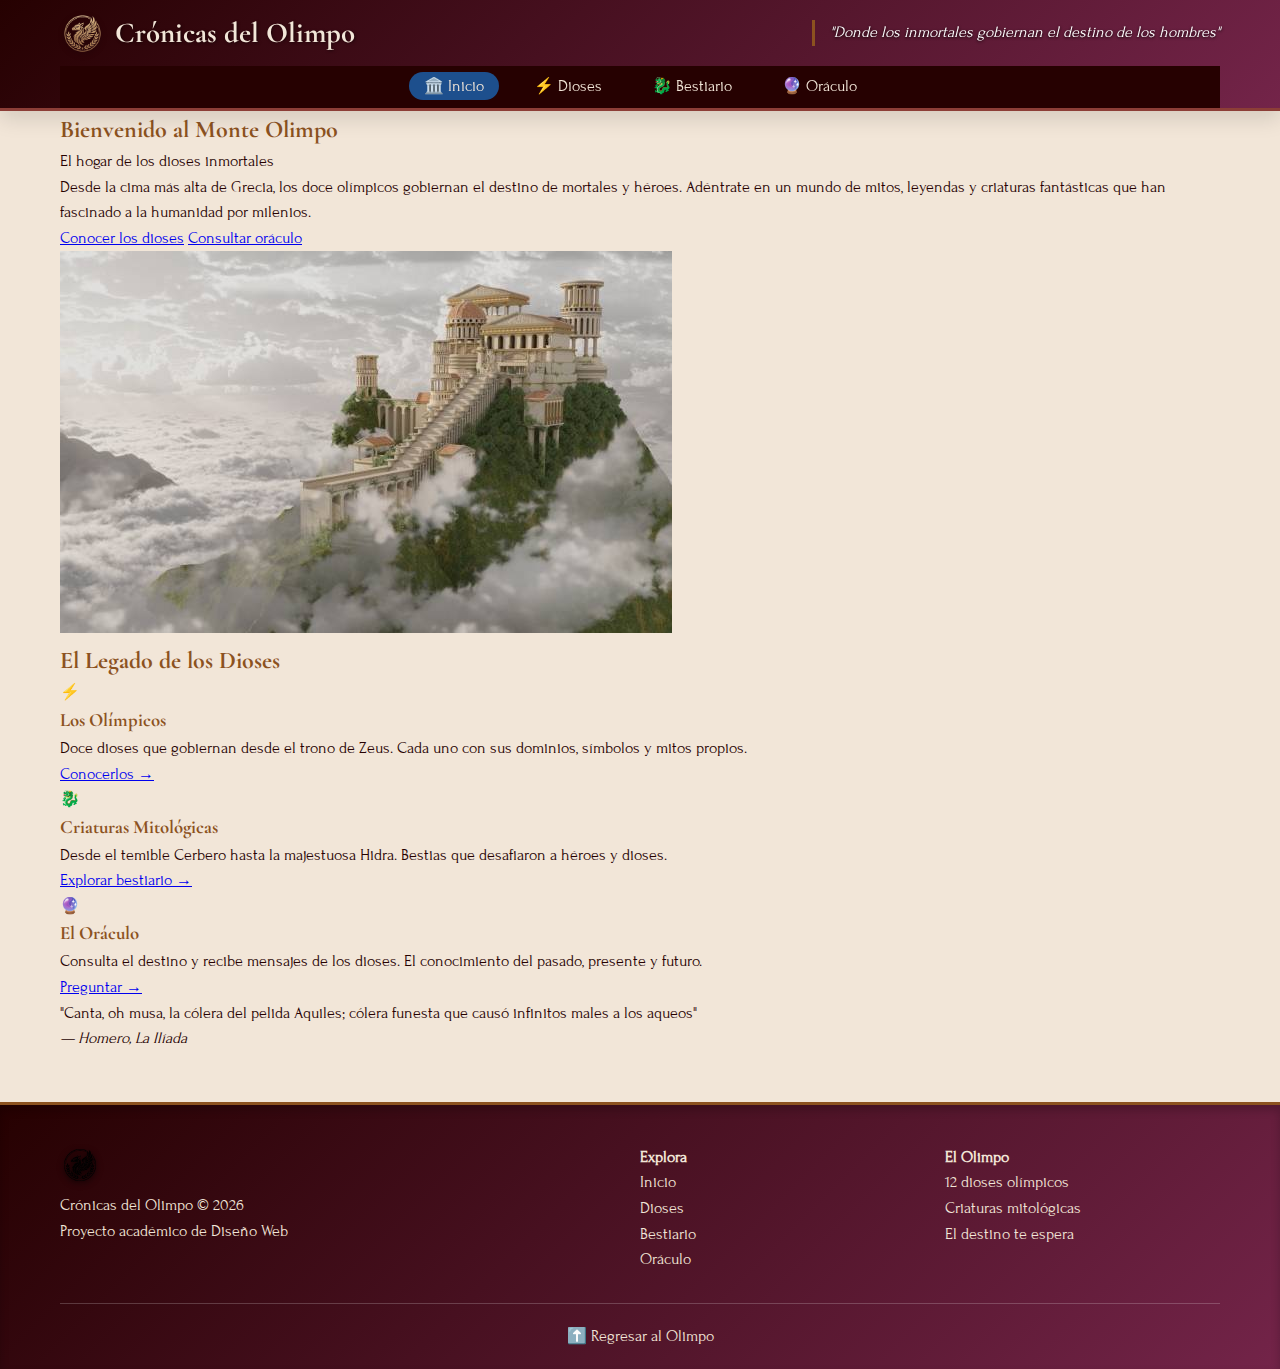
<file: index.html>
<!DOCTYPE html>
<html lang="es">
<head>
    <meta charset="UTF-8">
    <meta name="viewport" content="width=device-width, initial-scale=1.0">
    <title>Crónicas del Olimpo</title>
    
    <!-- Fuentes -->
    <link rel="preconnect" href="https://fonts.googleapis.com">
    <link rel="preconnect" href="https://fonts.gstatic.com" crossorigin>
    <link href="https://fonts.googleapis.com/css2?family=Cormorant+Garamond:wght@300;400;600;700&family=Montserrat:wght@300;400;500;600&display=swap" rel="stylesheet">
    
    <!-- estilos -->
    <link rel="stylesheet" href="styles/style.css">
</head>
<body>
    <!-- Header con logo -->
    <header class="header-principal">
        <div class="container">
            <div class="header-content"> 
                <div class="logo-container"> 
                    <img src="images/logo dorado sin fondo.png" alt="Crónicas del Olimpo" class="logo">
                    <h1 class="site-title">Crónicas del Olimpo</h1>
                </div>
                <p class="epigrafe">"Donde los inmortales gobiernan el destino de los hombres"</p> 
            </div>
        
            <nav class="nav-principal"> 
                <ul class="nav-menu">
                    <li><a href="index.html" class="nav-link active">🏛️ Inicio</a></li>
                    <li><a href="dioses.html" class="nav-link">⚡ Dioses</a></li>
                    <li><a href="bestiario.html" class="nav-link">🐉 Bestiario</a></li>
                    <li><a href="oraculo.html" class="nav-link">🔮 Oráculo</a></li>
                </ul>
            </nav>
        </div>
    </header>


    <main>
        <!-- main -->
        <section class="hero">
            <div class="container">
                <div class="hero-grid">
                    <div class="hero-texto">
                        <h2>Bienvenido al Monte Olimpo</h2>
                        <p class="hero-subtitulo">El hogar de los dioses inmortales</p>
                        <p>Desde la cima más alta de Grecia, los doce olímpicos gobiernan el destino de mortales y héroes. Adéntrate en un mundo de mitos, leyendas y criaturas fantásticas que han fascinado a la humanidad por milenios.</p>
                        <div class="hero-botones">
                            <a href="dioses.html" class="btn btn-primario">Conocer los dioses</a>
                            <a href="oraculo.html" class="btn btn-secundario">Consultar oráculo</a>
                        </div>
                    </div>
                    <div class="hero-imagen">
                        <img src="images/olimpoo.jpg" alt="olimpoo">
                    </div>
                </div>
            </div>
        </section>

        <!-- caracteristicas -->
        <section class="caracteristicas">
            <div class="container">
                <h2 class="seccion-titulo">El Legado de los Dioses</h2>
                <div class="caracteristicas-grid">
                    <article class="card-caracteristica">
                        <div class="caracteristica-icono">⚡</div>
                        <h3>Los Olímpicos</h3>
                        <p>Doce dioses que gobiernan desde el trono de Zeus. Cada uno con sus dominios, símbolos y mitos propios.</p>
                        <a href="dioses.html" class="card-link">Conocerlos →</a>
                    </article>
                    
                    <article class="card-caracteristica">
                        <div class="caracteristica-icono">🐉</div>
                        <h3>Criaturas Mitológicas</h3>
                        <p>Desde el temible Cerbero hasta la majestuosa Hidra. Bestias que desafiaron a héroes y dioses.</p>
                        <a href="bestiario.html" class="card-link">Explorar bestiario →</a>
                    </article>
                    
                    <article class="card-caracteristica">
                        <div class="caracteristica-icono">🔮</div>
                        <h3>El Oráculo</h3>
                        <p>Consulta el destino y recibe mensajes de los dioses. El conocimiento del pasado, presente y futuro.</p>
                        <a href="oraculo.html" class="card-link">Preguntar →</a>
                    </article>
                </div>
            </div>
        </section>

        <!-- cita -->
        <section class="cita-epica">
            <div class="container">
                <blockquote>
                    "Canta, oh musa, la cólera del pelida Aquiles; cólera funesta que causó infinitos males a los aqueos"
                </blockquote>
                <cite>— Homero, La Ilíada</cite>
            </div>
        </section>
    </main>

    <!-- footer -->
    <footer class="footer-principal">
        <div class="container">
            <div class="footer-grid">
                <div class="footer-info">
                    <img src="images/logo negro sin fondo.png" alt="Crónicas del Olimpo" class="footer-logo">
                    <p>Crónicas del Olimpo © 2026</p>
                    <p>Proyecto académico de Diseño Web</p>
                </div>
                <div class="footer-links">
                    <h4>Explora</h4>
                    <ul>
                        <li><a href="index.html">Inicio</a></li>
                        <li><a href="dioses.html">Dioses</a></li>
                        <li><a href="bestiario.html">Bestiario</a></li>
                        <li><a href="oraculo.html">Oráculo</a></li>
                    </ul>
                </div>
                <div class="footer-creditos">
                    <h4>El Olimpo</h4>
                    <p>12 dioses olímpicos</p>
                    <p>Criaturas mitológicas</p>
                    <p>El destino te espera</p>
                </div>
            </div>
            <div class="footer-bottom">
                <p><a href="#top">⬆️ Regresar al Olimpo</a></p>
            </div>
        </div>
    </footer>

    <script src="js/js.js"></script>
</body>
</html>
</file>
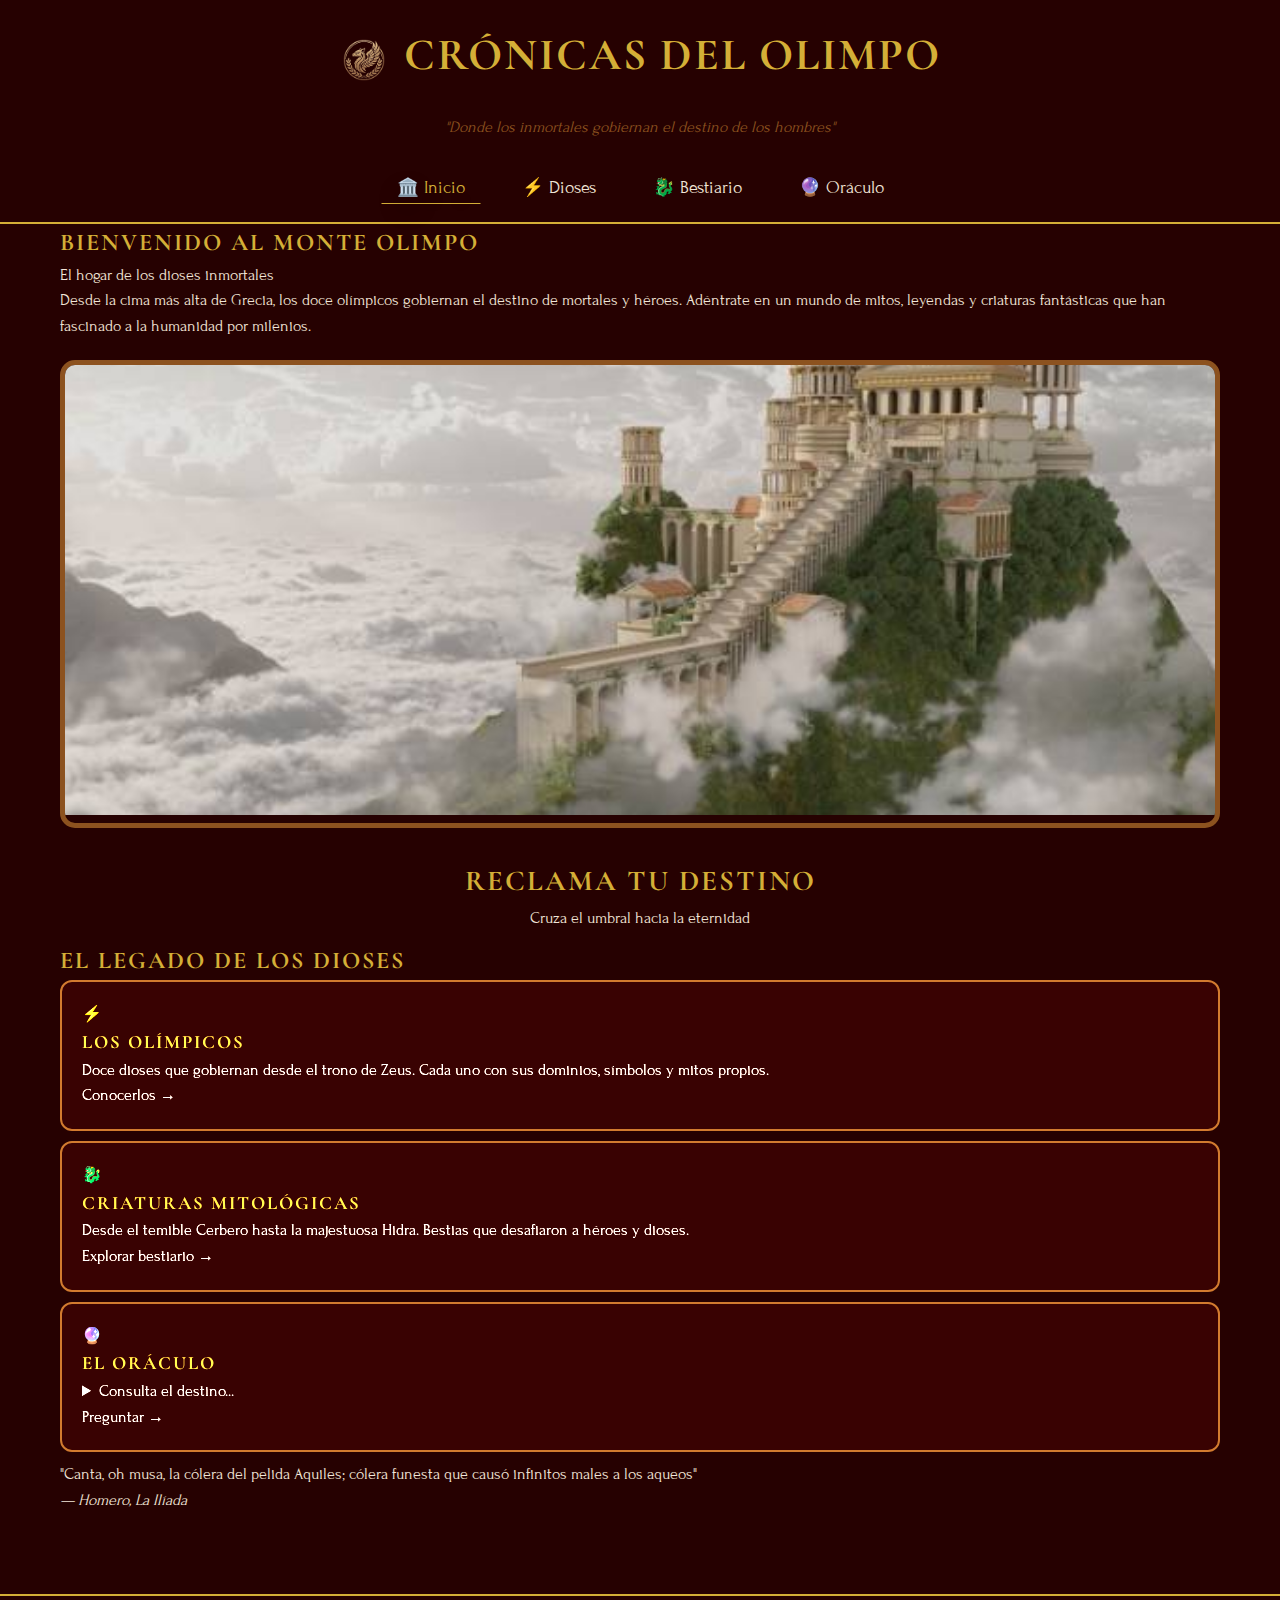
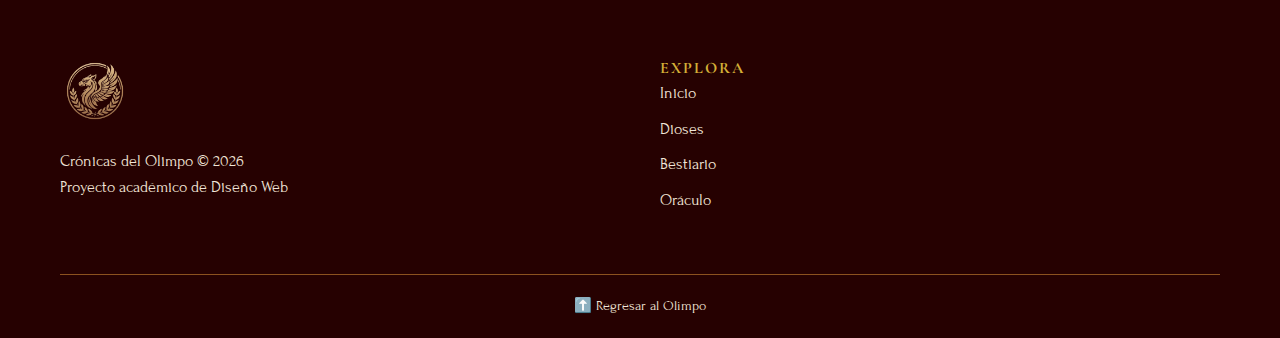
<file: html/index.html>
<!DOCTYPE html>
<html lang="es">
<head>
    <meta charset="UTF-8">
    <meta name="viewport" content="width=device-width, initial-scale=1.0">
    <title>Crónicas del Olimpo</title>
    
    <link rel="preconnect" href="https://fonts.googleapis.com">
    <link rel="preconnect" href="https://fonts.gstatic.com" crossorigin>
    <link href="https://fonts.googleapis.com/css2?family=Cormorant+Garamond:wght@300;400;600;700&family=Montserrat:wght@300;400;500;600&display=swap" rel="stylesheet">
    
    <link rel="stylesheet" href="../css/index.css">
    <link rel="stylesheet" href="../css/components.css">
</head>

<body>
    <header class="header-principal">
        <div class="container">
            <div class="header-content"> 
                <div class="logo-container"> 
                    <img src="../images/logo dorado sin fondo.png" alt="Crónicas del Olimpo" class="logo">
                    <h1 class="site-title">Crónicas del Olimpo</h1>
                </div>
                <p class="epigrafe">"Donde los inmortales gobiernan el destino de los hombres"</p> 
            </div>
        
            <nav class="nav-principal"> 
                <input type="checkbox" id="menu-check" class="menu-check" style="display:none;">
                
                <label for="menu-check" class="menu-icono">
                    <svg xmlns="http://www.w3.org/2000/svg" width="35" height="35" fill="#d4af37" viewBox="0 0 16 16">
                        <path fill-rule="evenodd" d="M2.5 12a.5.5 0 0 1 .5-.5h10a.5.5 0 0 1 0 1H3a.5.5 0 0 1-.5-.5zm0-4a.5.5 0 0 1 .5-.5h10a.5.5 0 0 1 0 1H3a.5.5 0 0 1-.5-.5zm0-4a.5.5 0 0 1 .5-.5h10a.5.5 0 0 1 0 1H3a.5.5 0 0 1-.5-.5z"/>
                    </svg>
                </label>

                <ul class="nav-menu">
                    <li><a href="index.html" class="nav-link active">🏛️ Inicio</a></li>
                    <li><a href="dioses.html" class="nav-link">⚡ Dioses</a></li>
                    <li><a href="bestiario.html" class="nav-link">🐉 Bestiario</a></li>
                    <li><a href="oraculo.html" class="nav-link">🔮 Oráculo</a></li>
                </ul>
            </nav>
        </div>
    </header>

    <main>
        <section class="hero">
            <div class="container">
                <div class="hero-grid">
                    <div class="hero-texto">
                        <h2>Bienvenido al Monte Olimpo</h2>
                        <p class="hero-subtitulo">El hogar de los dioses inmortales</p>
                        <p>Desde la cima más alta de Grecia, los doce olímpicos gobiernan el destino de mortales y héroes. Adéntrate en un mundo de mitos, leyendas y criaturas fantásticas que han fascinado a la humanidad por milenios.</p>
                    </div>
                    
                    <div class="hero-carrusel">
                        <div class="carrousel-container">
                            <ul>
                                <li><img src="../images/olimpoo.jpg" alt="Monte Olimpo"></li>
                                <li><img src="../images/olimpicos.webp" alt="Olimpicos"></li>
                                <li><img src="../images/atenas antigua.webp" alt="Atenas"></li>
                                <li><img src="../images/atenas.webp" alt="Partenon"></li>
                            </ul>
                        </div>
                    </div>
                </div>
            </div>
        </section>

        <section class="divisor">
            <div class="divisor-content">
                <h3>RECLAMA TU DESTINO</h3>
                <p>Cruza el umbral hacia la eternidad</p>
            </div>
        </section>

        <section class="caracteristicas">
            <div class="container">
                <h2 class="seccion-titulo">El Legado de los Dioses</h2>
                <div class="caracteristicas-grid">
                    <article class="card-caracteristica">
                        <div class="caracteristica-icono">⚡</div>
                        <h3>Los Olímpicos</h3>
                        <p>Doce dioses que gobiernan desde el trono de Zeus. Cada uno con sus dominios, símbolos y mitos propios.</p>
                        <a href="dioses.html" class="card-link">Conocerlos →</a>
                    </article>
                    
                    <article class="card-caracteristica">
                        <div class="caracteristica-icono">🐉</div>
                        <h3>Criaturas Mitológicas</h3>
                        <p>Desde el temible Cerbero hasta la majestuosa Hidra. Bestias que desafiaron a héroes y dioses.</p>
                        <a href="bestiario.html" class="card-link">Explorar bestiario →</a>
                    </article>
                    
                    <article class="card-caracteristica">
                        <div class="caracteristica-icono">🔮</div>
                        <h3>El Oráculo</h3>
                        <details class="acordeon-oraculo">
                            <summary>Consulta el destino...</summary>
                            <p>El conocimiento del pasado, presente y futuro te espera en el templo de Delfos.</p>
                        </details>
                        <a href="oraculo.html" class="card-link">Preguntar →</a>
                    </article>
                </div>
            </div>
        </section>

        <section class="cita-epica">
            <div class="container">
                <div class="parallax-bg-static"></div>
                <blockquote>
                    "Canta, oh musa, la cólera del pelida Aquiles; cólera funesta que causó infinitos males a los aqueos"
                </blockquote>
                <cite>— Homero, La Ilíada</cite>
            </div>
        </section>
    </main>

    <footer class="footer-principal">
        <div class="container">
            <div class="footer-grid">
                <div class="footer-info">
                    <img src="../images/logo dorado sin fondo.png" alt="Crónicas del Olimpo" class="footer-logo">
                    <p>Crónicas del Olimpo © 2026</p>
                    <p>Proyecto académico de Diseño Web</p>
                </div>
                <div class="footer-links">
                    <h4>Explora</h4>
                    <ul>
                        <li><a href="index.html">Inicio</a></li>
                        <li><a href="dioses.html">Dioses</a></li>
                        <li><a href="bestiario.html">Bestiario</a></li>
                        <li><a href="oraculo.html">Oráculo</a></li>
                    </ul>
                </div>
            </div>
            <div class="footer-bottom">
                <p><a href="#top">⬆️ Regresar al Olimpo</a></p>
            </div>
        </div>
    </footer>

    </body>
</html>
</file>
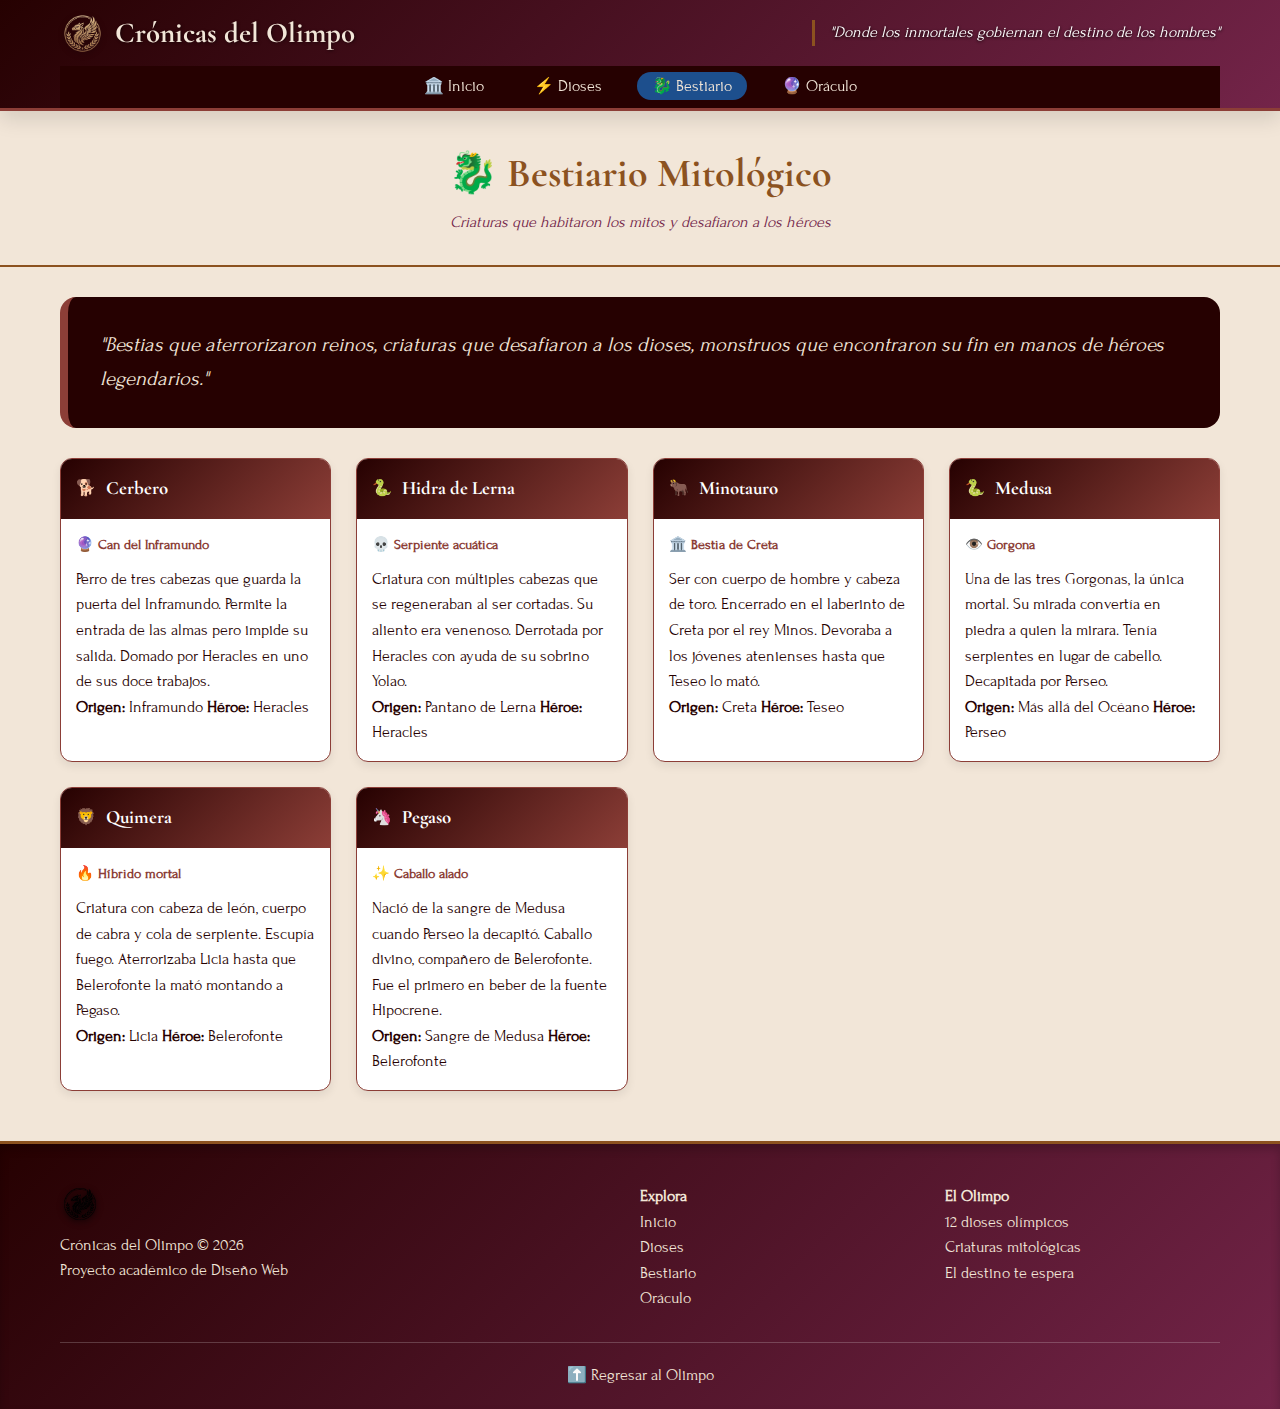
<file: bestiario.html>
<!DOCTYPE html>
<html lang="es">
<head>
    <meta charset="UTF-8">
    <meta name="viewport" content="width=device-width, initial-scale=1.0">
    <title>Bestiario · Crónicas del Olimpo</title>
    
    <!-- Fuentes -->
    <link rel="preconnect" href="https://fonts.googleapis.com">
    <link rel="preconnect" href="https://fonts.gstatic.com" crossorigin>
    <link href="https://fonts.googleapis.com/css2?family=Cormorant+Garamond:wght@300;400;600;700&family=Montserrat:wght@300;400;500;600&display=swap" rel="stylesheet">
    
    <!-- CSS -->
    <link rel="stylesheet" href="styles/style.css">
</head>
<body>
    <!--header-->
    <header class="header-principal">
        <div class="container">
            <div class="header-content"> 
                <div class="logo-container"> 
                    <img src="images/logo dorado sin fondo.png" alt="Crónicas del Olimpo" class="logo">
                    <h1 class="site-title">Crónicas del Olimpo</h1>
                </div>
                <p class="epigrafe">"Donde los inmortales gobiernan el destino de los hombres"</p>  
            </div>
        
            <nav class="nav-principal"> 
                <ul class="nav-menu">
                    <li><a href="index.html" class="nav-link">🏛️ Inicio</a></li>
                    <li><a href="dioses.html" class="nav-link">⚡ Dioses</a></li>
                    <li><a href="bestiario.html" class="nav-link active">🐉 Bestiario</a></li>
                    <li><a href="oraculo.html" class="nav-link">🔮 Oráculo</a></li>
                </ul>
            </nav>
        </div>
    </header>
    <main>
        <!-- titulo -->
        <section class="pagina-titulo">
            <div class="container">
                <h2>🐉 Bestiario Mitológico</h2>
                <p>Criaturas que habitaron los mitos y desafiaron a los héroes</p>
            </div>
        </section>

        <!-- intro -->
        <section class="bestiario-intro">
            <div class="container">
                <div class="intro-contenido" style="background-color: var(--alquitran); color: var(--marfil); padding: 2rem; border-radius: 16px; border-left: 8px solid var(--ladrillo);">
                    <p style="font-size: 1.3rem; font-style: italic;">"Bestias que aterrorizaron reinos, criaturas que desafiaron a los dioses, monstruos que encontraron su fin en manos de héroes legendarios."</p>
                </div>
            </div>
        </section>

        <!-- GRID DE CRIATURAS -->
        <section class="bestiario-grid-section">
            <div class="container">
                <div class="bestiario-grid">
                    <!-- CERBERO -->
                    <article class="card-criatura">
                        <div class="criatura-header">
                            <span class="criatura-icono">🐕</span>
                            <h3>Cerbero</h3>
                        </div>
                        <div class="criatura-body">
                            <p class="criatura-clasificacion">🔮 Can del Inframundo</p>
                            <p>Perro de tres cabezas que guarda la puerta del Inframundo. Permite la entrada de las almas pero impide su salida. Domado por Heracles en uno de sus doce trabajos.</p>
                            <div class="criatura-stats">
                                <span><strong>Origen:</strong> Inframundo</span>
                                <span><strong>Héroe:</strong> Heracles</span>
                            </div>
                        </div>
                    </article>

                    <!-- HIDRA -->
                    <article class="card-criatura">
                        <div class="criatura-header">
                            <span class="criatura-icono">🐍</span>
                            <h3>Hidra de Lerna</h3>
                        </div>
                        <div class="criatura-body">
                            <p class="criatura-clasificacion">💀 Serpiente acuática</p>
                            <p>Criatura con múltiples cabezas que se regeneraban al ser cortadas. Su aliento era venenoso. Derrotada por Heracles con ayuda de su sobrino Yolao.</p>
                            <div class="criatura-stats">
                                <span><strong>Origen:</strong> Pantano de Lerna</span>
                                <span><strong>Héroe:</strong> Heracles</span>
                            </div>
                        </div>
                    </article>

                    <!-- MINOTAURO -->
                    <article class="card-criatura">
                        <div class="criatura-header">
                            <span class="criatura-icono">🐂</span>
                            <h3>Minotauro</h3>
                        </div>
                        <div class="criatura-body">
                            <p class="criatura-clasificacion">🏛️ Bestia de Creta</p>
                            <p>Ser con cuerpo de hombre y cabeza de toro. Encerrado en el laberinto de Creta por el rey Minos. Devoraba a los jóvenes atenienses hasta que Teseo lo mató.</p>
                            <div class="criatura-stats">
                                <span><strong>Origen:</strong> Creta</span>
                                <span><strong>Héroe:</strong> Teseo</span>
                            </div>
                        </div>
                    </article>

                    <!-- MEDUSA -->
                    <article class="card-criatura">
                        <div class="criatura-header">
                            <span class="criatura-icono">🐍</span>
                            <h3>Medusa</h3>
                        </div>
                        <div class="criatura-body">
                            <p class="criatura-clasificacion">👁️ Gorgona</p>
                            <p>Una de las tres Gorgonas, la única mortal. Su mirada convertía en piedra a quien la mirara. Tenía serpientes en lugar de cabello. Decapitada por Perseo.</p>
                            <div class="criatura-stats">
                                <span><strong>Origen:</strong> Más allá del Océano</span>
                                <span><strong>Héroe:</strong> Perseo</span>
                            </div>
                        </div>
                    </article>

                    <!-- QUIMERA -->
                    <article class="card-criatura">
                        <div class="criatura-header">
                            <span class="criatura-icono">🦁</span>
                            <h3>Quimera</h3>
                        </div>
                        <div class="criatura-body">
                            <p class="criatura-clasificacion">🔥 Híbrido mortal</p>
                            <p>Criatura con cabeza de león, cuerpo de cabra y cola de serpiente. Escupía fuego. Aterrorizaba Licia hasta que Belerofonte la mató montando a Pegaso.</p>
                            <div class="criatura-stats">
                                <span><strong>Origen:</strong> Licia</span>
                                <span><strong>Héroe:</strong> Belerofonte</span>
                            </div>
                        </div>
                    </article>

                    <!-- PEGASO -->
                    <article class="card-criatura">
                        <div class="criatura-header">
                            <span class="criatura-icono">🦄</span>
                            <h3>Pegaso</h3>
                        </div>
                        <div class="criatura-body">
                            <p class="criatura-clasificacion">✨ Caballo alado</p>
                            <p>Nació de la sangre de Medusa cuando Perseo la decapitó. Caballo divino, compañero de Belerofonte. Fue el primero en beber de la fuente Hipocrene.</p>
                            <div class="criatura-stats">
                                <span><strong>Origen:</strong> Sangre de Medusa</span>
                                <span><strong>Héroe:</strong> Belerofonte</span>
                            </div>
                        </div>
                    </article>
                </div>
            </div>
        </section>
    </main>

    <!-- footer -->
    <footer class="footer-principal">
        <div class="container">
            <div class="footer-grid">
                <div class="footer-info">
                    <img src="images/logo negro sin fondo.png" alt="Crónicas del Olimpo" class="footer-logo">
                    <p>Crónicas del Olimpo © 2026</p>
                    <p>Proyecto académico de Diseño Web</p>
                </div>
                <div class="footer-links">
                    <h4>Explora</h4>
                    <ul>
                        <li><a href="index.html">Inicio</a></li>
                        <li><a href="dioses.html">Dioses</a></li>
                        <li><a href="bestiario.html">Bestiario</a></li>
                        <li><a href="oraculo.html">Oráculo</a></li>
                    </ul>
                </div>
                <div class="footer-creditos">
                    <h4>El Olimpo</h4>
                    <p>12 dioses olímpicos</p>
                    <p>Criaturas mitológicas</p>
                    <p>El destino te espera</p>
                </div>
            </div>
            <div class="footer-bottom">
                <p><a href="#top">⬆️ Regresar al Olimpo</a></p>
            </div>
        </div>
    </footer>

    <script src="js/js.js"></script>
</body>
</html>
</file>
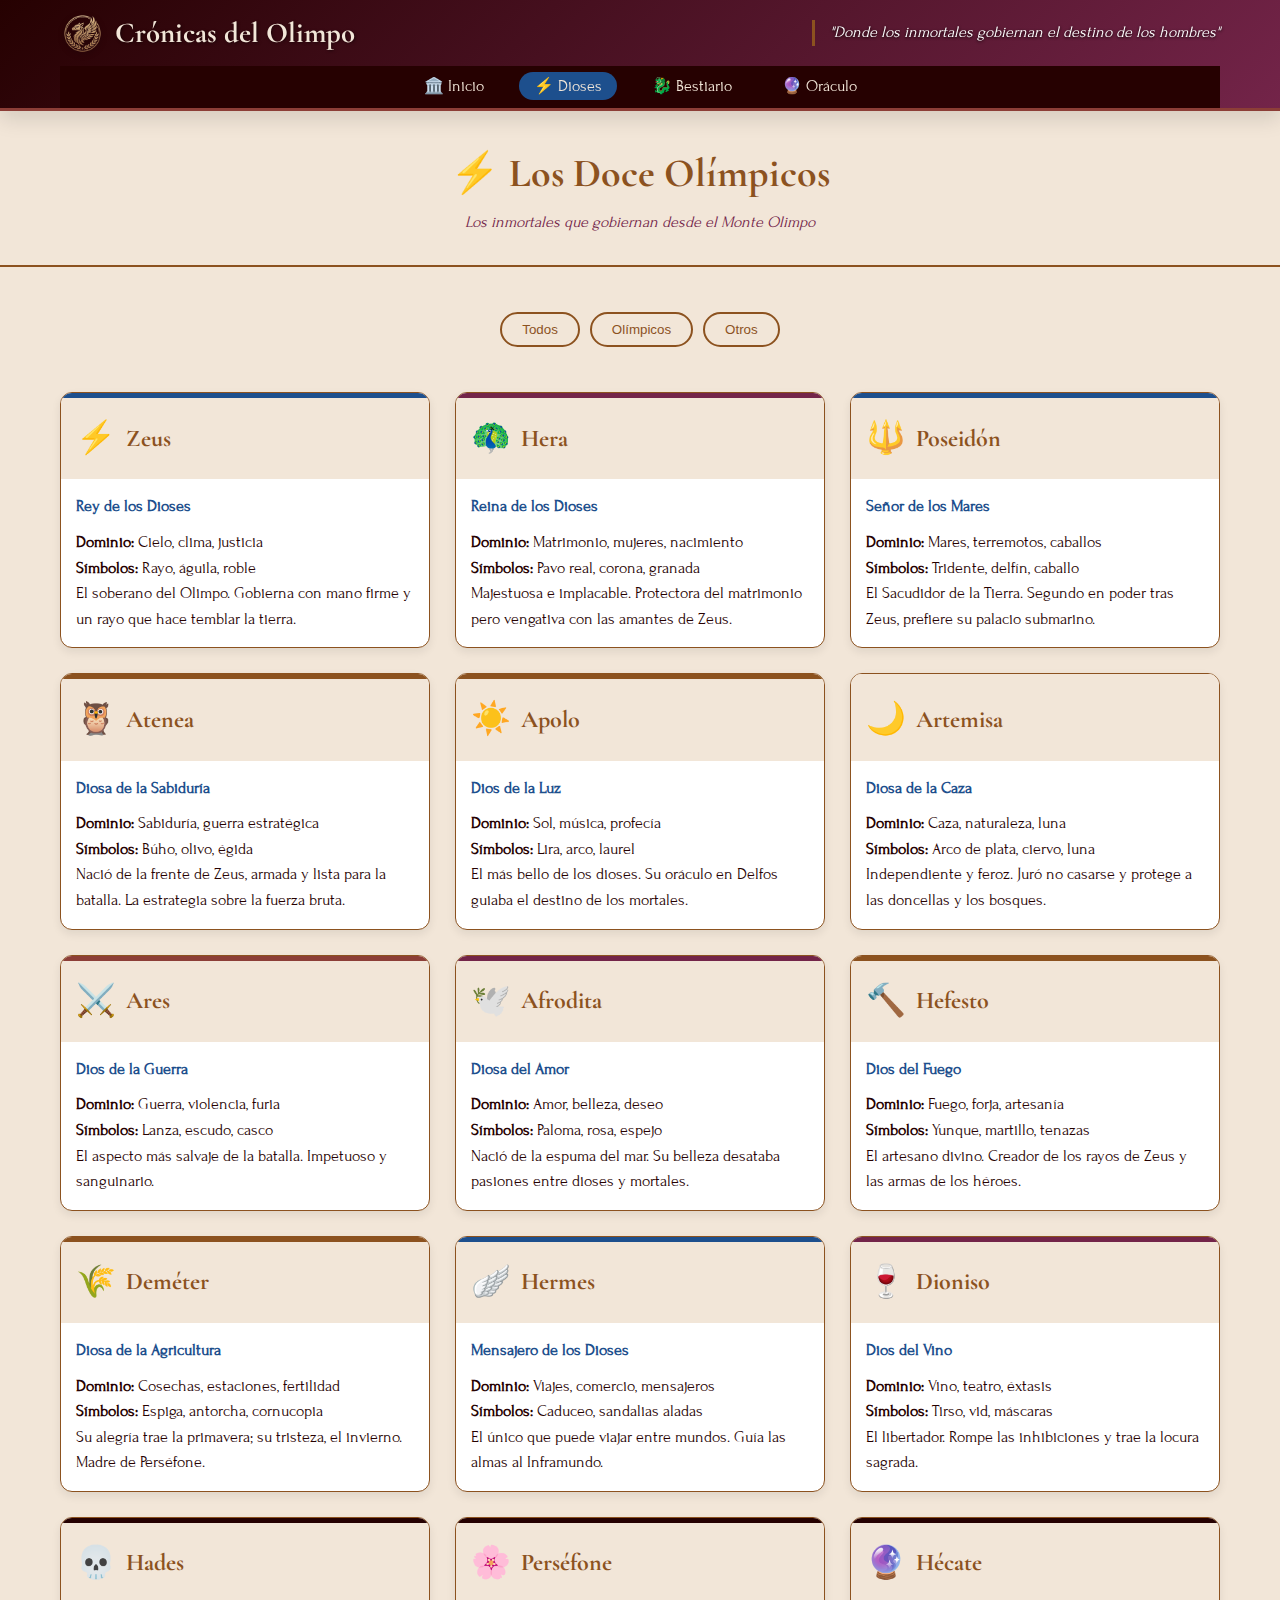
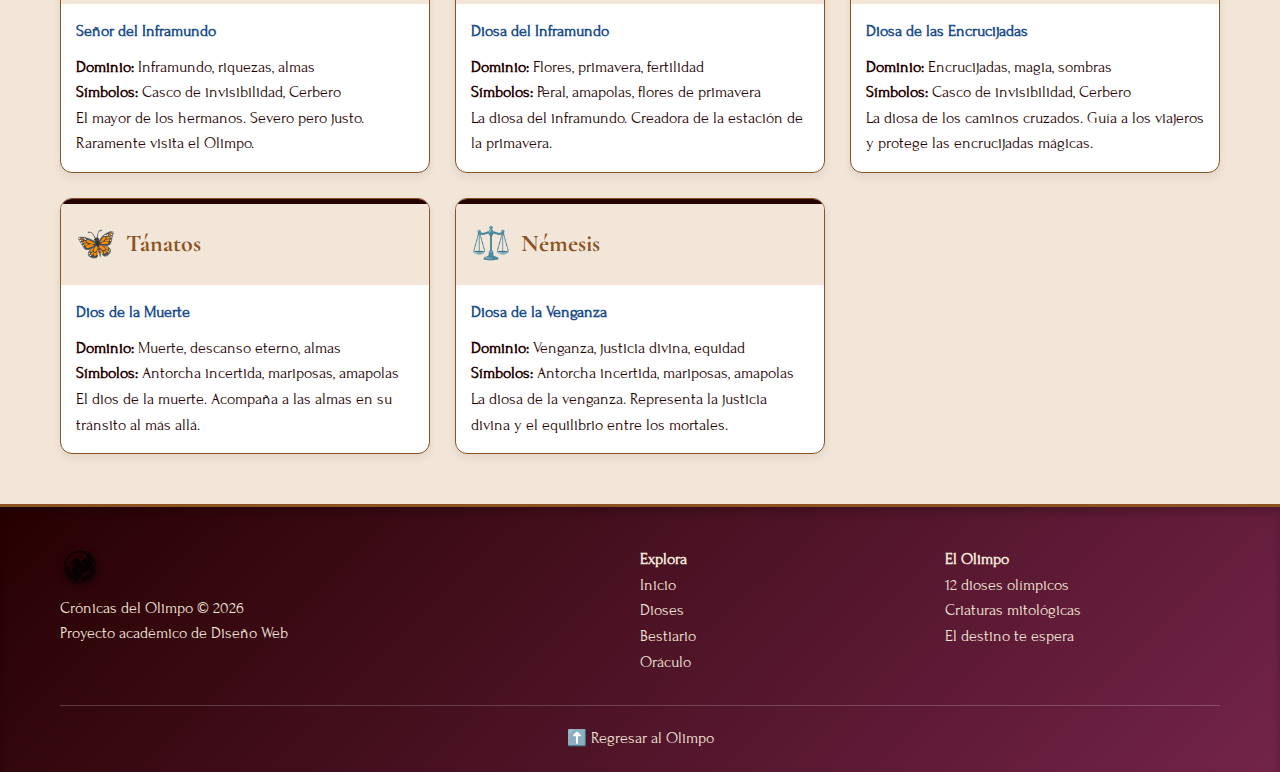
<file: dioses.html>
<!DOCTYPE html>
<html lang="es">
<head>
    <meta charset="UTF-8">
    <meta name="viewport" content="width=device-width, initial-scale=1.0">
    <title>Los Dioses · Crónicas del Olimpo</title>
    
    <!-- Fuentes -->
    <link rel="preconnect" href="https://fonts.googleapis.com">
    <link rel="preconnect" href="https://fonts.gstatic.com" crossorigin>
    <link href="https://fonts.googleapis.com/css2?family=Cormorant+Garamond:wght@300;400;600;700&family=Montserrat:wght@300;400;500;600&display=swap" rel="stylesheet">
    
    <!-- CSS -->
    <link rel="stylesheet" href="styles/style.css">
</head>
<body>

    <!--header-->
    <header class="header-principal">
        <div class="container">
            <div class="header-content"> 
                <div class="logo-container"> 
                    <img src="images/logo dorado sin fondo.png" alt="Crónicas del Olimpo" class="logo">
                    <h1 class="site-title">Crónicas del Olimpo</h1>
                </div>
                <p class="epigrafe">"Donde los inmortales gobiernan el destino de los hombres"</p>  <!-- Cambiado de header-epigrafe a epigrafe -->
            </div>
        
            <nav class="nav-principal"> 
                <ul class="nav-menu">
                    <li><a href="index.html" class="nav-link">🏛️ Inicio</a></li>
                    <li><a href="dioses.html" class="nav-link active">⚡ Dioses</a></li>
                    <li><a href="bestiario.html" class="nav-link">🐉 Bestiario</a></li>
                    <li><a href="oraculo.html" class="nav-link">🔮 Oráculo</a></li>
                </ul>
            </nav>
        </div>
    </header>

    <main>
        <!-- titulo de pagina -->
        <section class="pagina-titulo">
            <div class="container">
                <h2>⚡ Los Doce Olímpicos</h2>
                <p>Los inmortales que gobiernan desde el Monte Olimpo</p>
            </div>
        </section>

        <!-- FILTRO POR CATEGORÍAS (OPCIONAL) -->
        <section class="filtro-dioses">
            <div class="container">
                <div class="filtro-botones">
                    <button class="filtro-btn" data-filtro="todos">Todos</button>
                    <button class="filtro-btn" data-filtro="olimpicos">Olímpicos</button>
                    <button class="filtro-btn" data-filtro="otros">Otros</button>
                </div>
            </div>
        </section>

        <!-- grid de dioses -->
        <section class="dioses-grid-section">
            <div class="container">
                <div class="dioses-grid" id="dioses-grid">
                    <!-- ZEUS -->
                    <article class="card-dios" data-categoria="olimpicos todos">
                        <div class="card-dios-header" style="border-top-color: var(--mar);">
                            <span class="dios-icono">⚡</span>
                            <h3 class="dios-nombre">Zeus</h3>
                        </div>
                        <div class="card-dios-body">
                            <p class="dios-titulo">Rey de los Dioses</p>
                            <div class="dios-detalles">
                                <p><strong>Dominio:</strong> Cielo, clima, justicia</p>
                                <p><strong>Símbolos:</strong> Rayo, águila, roble</p>
                                <p class="dios-descripcion">El soberano del Olimpo. Gobierna con mano firme y un rayo que hace temblar la tierra.</p>
                            </div>
                        </div>
                    </article>

                    <!-- HERA -->
                    <article class="card-dios" data-categoria="olimpicos todos">
                        <div class="card-dios-header" style="border-top-color: var(--ciruela);">
                            <span class="dios-icono">🦚</span>
                            <h3 class="dios-nombre">Hera</h3>
                        </div>
                        <div class="card-dios-body">
                            <p class="dios-titulo">Reina de los Dioses</p>
                            <div class="dios-detalles">
                                <p><strong>Dominio:</strong> Matrimonio, mujeres, nacimiento</p>
                                <p><strong>Símbolos:</strong> Pavo real, corona, granada</p>
                                <p class="dios-descripcion">Majestuosa e implacable. Protectora del matrimonio pero vengativa con las amantes de Zeus.</p>
                            </div>
                        </div>
                    </article>

                    <!-- POSEIDÓN -->
                    <article class="card-dios" data-categoria="olimpicos todos">
                        <div class="card-dios-header" style="border-top-color: var(--mar);">
                            <span class="dios-icono">🔱</span>
                            <h3 class="dios-nombre">Poseidón</h3>
                        </div>
                        <div class="card-dios-body">
                            <p class="dios-titulo">Señor de los Mares</p>
                            <div class="dios-detalles">
                                <p><strong>Dominio:</strong> Mares, terremotos, caballos</p>
                                <p><strong>Símbolos:</strong> Tridente, delfín, caballo</p>
                                <p class="dios-descripcion">El Sacudidor de la Tierra. Segundo en poder tras Zeus, prefiere su palacio submarino.</p>
                            </div>
                        </div>
                    </article>

                    <!-- ATENEA -->
                    <article class="card-dios" data-categoria="olimpicos todos">
                        <div class="card-dios-header" style="border-top-color: var(--castaño);">
                            <span class="dios-icono">🦉</span>
                            <h3 class="dios-nombre">Atenea</h3>
                        </div>
                        <div class="card-dios-body">
                            <p class="dios-titulo">Diosa de la Sabiduría</p>
                            <div class="dios-detalles">
                                <p><strong>Dominio:</strong> Sabiduría, guerra estratégica</p>
                                <p><strong>Símbolos:</strong> Búho, olivo, égida</p>
                                <p class="dios-descripcion">Nació de la frente de Zeus, armada y lista para la batalla. La estrategia sobre la fuerza bruta.</p>
                            </div>
                        </div>
                    </article>

                    <!-- APOLO -->
                    <article class="card-dios" data-categoria="olimpicos todos">
                        <div class="card-dios-header" style="border-top-color: var(--castaño);">
                            <span class="dios-icono">☀️</span>
                            <h3 class="dios-nombre">Apolo</h3>
                        </div>
                        <div class="card-dios-body">
                            <p class="dios-titulo">Dios de la Luz</p>
                            <div class="dios-detalles">
                                <p><strong>Dominio:</strong> Sol, música, profecía</p>
                                <p><strong>Símbolos:</strong> Lira, arco, laurel</p>
                                <p class="dios-descripcion">El más bello de los dioses. Su oráculo en Delfos guiaba el destino de los mortales.</p>
                            </div>
                        </div>
                    </article>

                    <!-- ARTEMISA -->
                    <article class="card-dios" data-categoria="olimpicos todos">
                        <div class="card-dios-header" style="border-top-color: var(--marfil);">
                            <span class="dios-icono">🌙</span>
                            <h3 class="dios-nombre">Artemisa</h3>
                        </div>
                        <div class="card-dios-body">
                            <p class="dios-titulo">Diosa de la Caza</p>
                            <div class="dios-detalles">
                                <p><strong>Dominio:</strong> Caza, naturaleza, luna</p>
                                <p><strong>Símbolos:</strong> Arco de plata, ciervo, luna</p>
                                <p class="dios-descripcion">Independiente y feroz. Juró no casarse y protege a las doncellas y los bosques.</p>
                            </div>
                        </div>
                    </article>

                    <!-- ARES -->
                    <article class="card-dios" data-categoria="olimpicos todos">
                        <div class="card-dios-header" style="border-top-color: var(--ladrillo);">
                            <span class="dios-icono">⚔️</span>
                            <h3 class="dios-nombre">Ares</h3>
                        </div>
                        <div class="card-dios-body">
                            <p class="dios-titulo">Dios de la Guerra</p>
                            <div class="dios-detalles">
                                <p><strong>Dominio:</strong> Guerra, violencia, furia</p>
                                <p><strong>Símbolos:</strong> Lanza, escudo, casco</p>
                                <p class="dios-descripcion">El aspecto más salvaje de la batalla. Impetuoso y sanguinario.</p>
                            </div>
                        </div>
                    </article>

                    <!-- AFRODITA -->
                    <article class="card-dios" data-categoria="olimpicos todos">
                        <div class="card-dios-header" style="border-top-color: var(--ciruela);">
                            <span class="dios-icono">🕊️</span>
                            <h3 class="dios-nombre">Afrodita</h3>
                        </div>
                        <div class="card-dios-body">
                            <p class="dios-titulo">Diosa del Amor</p>
                            <div class="dios-detalles">
                                <p><strong>Dominio:</strong> Amor, belleza, deseo</p>
                                <p><strong>Símbolos:</strong> Paloma, rosa, espejo</p>
                                <p class="dios-descripcion">Nació de la espuma del mar. Su belleza desataba pasiones entre dioses y mortales.</p>
                            </div>
                        </div>
                    </article>

                    <!-- HEFESTO -->
                    <article class="card-dios" data-categoria="olimpicos todos">
                        <div class="card-dios-header" style="border-top-color: var(--castaño);">
                            <span class="dios-icono">🔨</span>
                            <h3 class="dios-nombre">Hefesto</h3>
                        </div>
                        <div class="card-dios-body">
                            <p class="dios-titulo">Dios del Fuego</p>
                            <div class="dios-detalles">
                                <p><strong>Dominio:</strong> Fuego, forja, artesanía</p>
                                <p><strong>Símbolos:</strong> Yunque, martillo, tenazas</p>
                                <p class="dios-descripcion">El artesano divino. Creador de los rayos de Zeus y las armas de los héroes.</p>
                            </div>
                        </div>
                    </article>

                    <!-- DEMÉTER -->
                    <article class="card-dios" data-categoria="olimpicos todos">
                        <div class="card-dios-header" style="border-top-color: var(--castaño);">
                            <span class="dios-icono">🌾</span>
                            <h3 class="dios-nombre">Deméter</h3>
                        </div>
                        <div class="card-dios-body">
                            <p class="dios-titulo">Diosa de la Agricultura</p>
                            <div class="dios-detalles">
                                <p><strong>Dominio:</strong> Cosechas, estaciones, fertilidad</p>
                                <p><strong>Símbolos:</strong> Espiga, antorcha, cornucopia</p>
                                <p class="dios-descripcion">Su alegría trae la primavera; su tristeza, el invierno. Madre de Perséfone.</p>
                            </div>
                        </div>
                    </article>

                    <!-- HERMES -->
                    <article class="card-dios" data-categoria="olimpicos todos">
                        <div class="card-dios-header" style="border-top-color: var(--mar);">
                            <span class="dios-icono">🪽</span>
                            <h3 class="dios-nombre">Hermes</h3>
                        </div>
                        <div class="card-dios-body">
                            <p class="dios-titulo">Mensajero de los Dioses</p>
                            <div class="dios-detalles">
                                <p><strong>Dominio:</strong> Viajes, comercio, mensajeros</p>
                                <p><strong>Símbolos:</strong> Caduceo, sandalias aladas</p>
                                <p class="dios-descripcion">El único que puede viajar entre mundos. Guía las almas al Inframundo.</p>
                            </div>
                        </div>
                    </article>

                    <!-- DIONISO -->
                    <article class="card-dios" data-categoria="olimpicos todos">
                        <div class="card-dios-header" style="border-top-color: var(--ciruela);">
                            <span class="dios-icono">🍷</span>
                            <h3 class="dios-nombre">Dioniso</h3>
                        </div>
                        <div class="card-dios-body">
                            <p class="dios-titulo">Dios del Vino</p>
                            <div class="dios-detalles">
                                <p><strong>Dominio:</strong> Vino, teatro, éxtasis</p>
                                <p><strong>Símbolos:</strong> Tirso, vid, máscaras</p>
                                <p class="dios-descripcion">El libertador. Rompe las inhibiciones y trae la locura sagrada.</p>
                            </div>
                        </div>
                    </article>

                    <!-- HADES -->
                    <article class="card-dios" data-categoria="otros todos">
                        <div class="card-dios-header" style="border-top-color: var(--alquitran);">
                            <span class="dios-icono">💀</span>
                            <h3 class="dios-nombre">Hades</h3>
                        </div>
                        <div class="card-dios-body">
                            <p class="dios-titulo">Señor del Inframundo</p>
                            <div class="dios-detalles">
                                <p><strong>Dominio:</strong> Inframundo, riquezas, almas</p>
                                <p><strong>Símbolos:</strong> Casco de invisibilidad, Cerbero</p>
                                <p class="dios-descripcion">El mayor de los hermanos. Severo pero justo. Raramente visita el Olimpo.</p>
                            </div>
                        </div>
                    </article>

                    <!--PERSEFONE-->
                    <article class="card-dios" data-categoria="otros todos">
                        <div class="card-dios-header" style="border-top-color: var(--alquitran);">
                            <span class="dios-icono">🌸</span>
                            <h3 class="dios-nombre">Perséfone</h3>
                        </div>
                        <div class="card-dios-body">
                            <p class="dios-titulo">Diosa del Inframundo</p>
                            <div class="dios-detalles">
                                <p><strong>Dominio:</strong> Flores, primavera, fertilidad</p>
                                <p><strong>Símbolos:</strong> Peral, amapolas, flores de primavera</p>
                                <p class="dios-descripcion">La diosa del inframundo. Creadora de la estación de la primavera.</p>
                            </div>
                        </div>
                    </article>

                    <!--HECATE-->
                    <article class="card-dios" data-categoria="otros todos">
                        <div class="card-dios-header" style="border-top-color: var(--alquitran);">
                            <span class="dios-icono">🔮</span>
                            <h3 class="dios-nombre">Hécate</h3>
                        </div>
                        <div class="card-dios-body">
                            <p class="dios-titulo">Diosa de las Encrucijadas</p>
                            <div class="dios-detalles">
                                <p><strong>Dominio:</strong> Encrucijadas, magia, sombras</p>
                                <p><strong>Símbolos:</strong> Casco de invisibilidad, Cerbero</p>
                                <p class="dios-descripcion">La diosa de los caminos cruzados. Guía a los viajeros y protege las encrucijadas mágicas.</p>
                            </div>
                        </div>
                    </article>

                    <!--TANATOS-->
                    <article class="card-dios" data-categoria="otros todos">
                        <div class="card-dios-header" style="border-top-color: var(--alquitran);">
                            <span class="dios-icono">🦋</span>
                            <h3 class="dios-nombre">Tánatos</h3>
                        </div>
                        <div class="card-dios-body">
                            <p class="dios-titulo">Dios de la Muerte</p>
                            <div class="dios-detalles">
                                <p><strong>Dominio:</strong> Muerte, descanso eterno, almas</p>
                                <p><strong>Símbolos:</strong> Antorcha incertida, mariposas, amapolas</p>
                                <p class="dios-descripcion">El dios de la muerte. Acompaña a las almas en su tránsito al más allá.</p>
                            </div>
                        </div>
                    </article>

                    <!--NEMESIS-->
                    <article class="card-dios" data-categoria="otros todos">
                        <div class="card-dios-header" style="border-top-color: var(--alquitran);">
                            <span class="dios-icono">⚖️</span>
                            <h3 class="dios-nombre">Némesis</h3>
                        </div>
                        <div class="card-dios-body">
                            <p class="dios-titulo">Diosa de la Venganza</p>
                            <div class="dios-detalles">
                                <p><strong>Dominio:</strong> Venganza, justicia divina, equidad</p>
                                <p><strong>Símbolos:</strong> Antorcha incertida, mariposas, amapolas</p>
                                <p class="dios-descripcion">La diosa de la venganza. Representa la justicia divina y el equilibrio entre los mortales.</p>
                            </div>
                        </div>
                    </article>
                </div>
            </div>
        </section>
    </main>

    <!-- footer -->
    <footer class="footer-principal">
        <div class="container">
            <div class="footer-grid">
                <div class="footer-info">
                    <img src="images/logo negro sin fondo.png" alt="Crónicas del Olimpo" class="footer-logo">
                    <p>Crónicas del Olimpo © 2026</p>
                    <p>Proyecto académico de Diseño Web</p>
                </div>
                <div class="footer-links">
                    <h4>Explora</h4>
                    <ul>
                        <li><a href="index.html">Inicio</a></li>
                        <li><a href="dioses.html">Dioses</a></li>
                        <li><a href="bestiario.html">Bestiario</a></li>
                        <li><a href="oraculo.html">Oráculo</a></li>
                    </ul>
                </div>
                <div class="footer-creditos">
                    <h4>El Olimpo</h4>
                    <p>12 dioses olímpicos</p>
                    <p>Criaturas mitológicas</p>
                    <p>El destino te espera</p>
                </div>
            </div>
            <div class="footer-bottom">
                <p><a href="#top">⬆️ Regresar al Olimpo</a></p>
            </div>
        </div>
    </footer>

    <script src="js/js.js"></script>
</body>
</html>
</file>
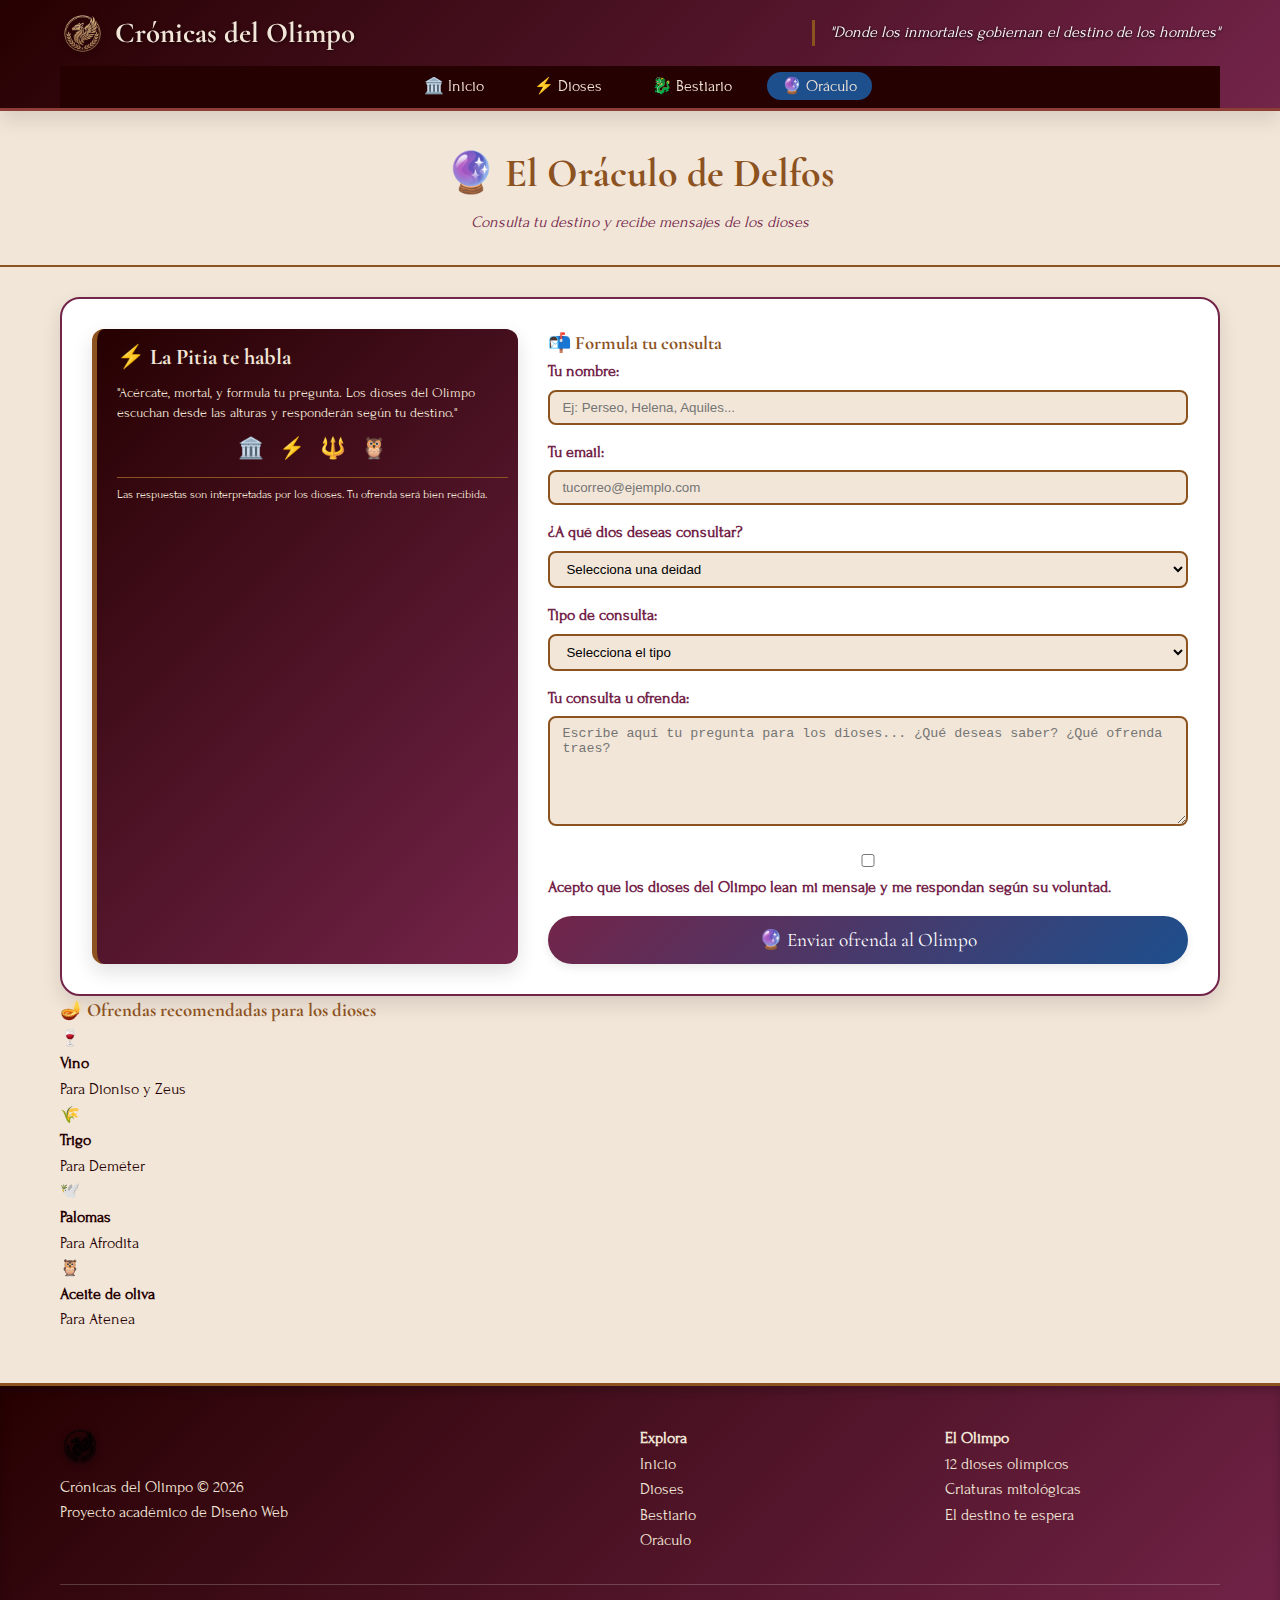
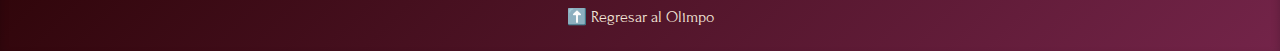
<file: oraculo.html>
<!DOCTYPE html>
<html lang="es">
<head>
    <meta charset="UTF-8">
    <meta name="viewport" content="width=device-width, initial-scale=1.0">
    <title>El Oráculo · Crónicas del Olimpo</title>
    
    <!-- Fuentes -->
    <link rel="preconnect" href="https://fonts.googleapis.com">
    <link rel="preconnect" href="https://fonts.gstatic.com" crossorigin>
    <link href="https://fonts.googleapis.com/css2?family=Cormorant+Garamond:wght@400;500;600;700&family=Forum&display=swap" rel="stylesheet">
    
    <!-- CSS -->
    <link rel="stylesheet" href="styles/style.css">
</head>
<body>
    <header class="header-principal">
        <div class="container">
            <div class="header-content"> 
                <div class="logo-container"> 
                    <img src="images/logo dorado sin fondo.png" alt="Crónicas del Olimpo" class="logo">
                    <h1 class="site-title">Crónicas del Olimpo</h1>
                </div>
                <p class="epigrafe">"Donde los inmortales gobiernan el destino de los hombres"</p>  
            </div>
        
            <nav class="nav-principal"> 
                <ul class="nav-menu">
                    <li><a href="index.html" class="nav-link">🏛️ Inicio</a></li>
                    <li><a href="dioses.html" class="nav-link">⚡ Dioses</a></li>
                    <li><a href="bestiario.html" class="nav-link">🐉 Bestiario</a></li>
                    <li><a href="oraculo.html" class="nav-link active">🔮 Oráculo</a></li>
                </ul>
            </nav>
        </div>
    </header>

    <main>
        <!-- titulo -->
        <section class="pagina-titulo">
            <div class="container">
                <h2>🔮 El Oráculo de Delfos</h2>
                <p>Consulta tu destino y recibe mensajes de los dioses</p>
            </div>
        </section>

        <!-- seccion principal del oraculo -->
        <section class="oraculo-principal">
            <div class="container">
                <div class="oraculo-intro">
                    <div class="oraculo-contenido">
                        <div class="oraculo-grid">
                            <!-- Columna izquierda: mensaje del oraculo -->
                            <div class="oraculo-mensaje">
                                <h3>⚡ La Pitia te habla</h3>
                                <p>"Acércate, mortal, y formula tu pregunta. Los dioses del Olimpo escuchan desde las alturas y responderán según tu destino."</p>
                                <div class="oraculo-simbolos">
                                    <span class="simbolo">🏛️</span>
                                    <span class="simbolo">⚡</span>
                                    <span class="simbolo">🔱</span>
                                    <span class="simbolo">🦉</span>
                                </div>
                                <p class="oraculo-advertencia"><small>Las respuestas son interpretadas por los dioses. Tu ofrenda será bien recibida.</small></p>
                            </div>
                            
                            <!-- Columna derecha: formulario -->
                            <div class="oraculo-formulario">
                                <h3>📬 Formula tu consulta</h3>
                                
                                <form id="oraculo-form" class="formulario-oraculo">
                                    <div class="campo-formulario">
                                        <label for="nombre">Tu nombre:</label>
                                        <input type="text" id="nombre" name="nombre" placeholder="Ej: Perseo, Helena, Aquiles..." required>
                                    </div>
                                    
                                    <div class="campo-formulario">
                                        <label for="email">Tu email:</label>
                                        <input type="email" id="email" name="email" placeholder="tucorreo@ejemplo.com" required>
                                    </div>

                                    <div class="campo-formulario">
                                        <label for="dios">¿A qué dios deseas consultar?</label>
                                        <select id="dios" name="dios" required>
                                            <option value="" disabled selected>Selecciona una deidad</option>
                                            <option value="zeus">⚡ Zeus - Rey del Olimpo</option>
                                            <option value="atenea">🦉 Atenea - Sabiduría</option>
                                            <option value="apolo">☀️ Apolo - Profecía</option>
                                            <option value="poseidon">🔱 Poseidón - Mares</option>
                                            <option value="afrodita">🕊️ Afrodita - Amor</option>
                                            <option value="ares">⚔️ Ares - Guerra</option>
                                            <option value="hermes">🪽 Hermes - Mensajero</option>
                                            <option value="artemisa">🌙 Artemisa - Caza</option>
                                            <option value="hades">💀 Hades - Inframundo</option>
                                            <option value="hecate">🔮 Hécate - Magia</option>
                                            <option value="tanatos">🦋 Tánatos - Muerte</option>
                                            <option value="nemesis">⚖️ Némesis - Justicia</option>
                                            <option value="cualquiera">🏛️ Cualquier dios</option>
                                        </select>
                                    </div>
                                    
                                    <div class="campo-formulario">
                                        <label for="tipo">Tipo de consulta:</label>
                                        <select id="tipo" name="tipo" required>
                                            <option value="" disabled selected>Selecciona el tipo</option>
                                            <option value="amor">❤️ Amor y relaciones</option>
                                            <option value="trabajo">🏺 Trabajo y prosperidad</option>
                                            <option value="salud">⚕️ Salud y bienestar</option>
                                            <option value="viajes">⛵ Viajes y aventuras</option>
                                            <option value="familia">🏠 Familia y hogar</option>
                                            <option value="futuro">🔮 Futuro y destino</option>
                                            <option value="ofrenda">🪔 Hacer una ofrenda</option>
                                        </select>
                                    </div>
                                    
                                    <div class="campo-formulario">
                                        <label for="consulta">Tu consulta u ofrenda:</label>
                                        <textarea id="consulta" name="consulta" rows="6" placeholder="Escribe aquí tu pregunta para los dioses... ¿Qué deseas saber? ¿Qué ofrenda traes?" required></textarea>
                                    </div>
                                    
                                    <div class="campo-formulario checkbox">
                                        <input type="checkbox" id="acepto" name="acepto" required>
                                        <label for="acepto">Acepto que los dioses del Olimpo lean mi mensaje y me respondan según su voluntad.</label>
                                    </div>
                                    
                                    <button type="submit" class="boton-oraculo">
                                        🔮 Enviar ofrenda al Olimpo
                                    </button>
                                </form>
                                
                                <!-- div para mostrar la respuesta del oraculo -->
                                <div id="respuesta-oraculo" class="respuesta-oraculo"></div>
                            </div>
                        </div>
                    </div>
                </div>
            </div>
        </section>
        
        <!-- seccion de ofrendas -->
        <section class="ofrendas-section">
            <div class="container">
                <h3>🪔 Ofrendas recomendadas para los dioses</h3>
                <div class="ofrendas-grid">
                    <div class="ofrenda-card">
                        <span class="ofrenda-icono">🍷</span>
                        <h4>Vino</h4>
                        <p>Para Dioniso y Zeus</p>
                    </div>
                    <div class="ofrenda-card">
                        <span class="ofrenda-icono">🌾</span>
                        <h4>Trigo</h4>
                        <p>Para Deméter</p>
                    </div>
                    <div class="ofrenda-card">
                        <span class="ofrenda-icono">🕊️</span>
                        <h4>Palomas</h4>
                        <p>Para Afrodita</p>
                    </div>
                    <div class="ofrenda-card">
                        <span class="ofrenda-icono">🦉</span>
                        <h4>Aceite de oliva</h4>
                        <p>Para Atenea</p>
                    </div>
                </div>
            </div>
        </section>
    </main>

    <!-- footer -->
    <footer class="footer-principal">
        <div class="container">
            <div class="footer-grid">
                <div class="footer-info">
                    <img src="images/logo negro sin fondo.png" alt="Crónicas del Olimpo" class="footer-logo">
                    <p>Crónicas del Olimpo © 2026</p>
                    <p>Proyecto académico de Diseño Web</p>
                </div>
                <div class="footer-links">
                    <h4>Explora</h4>
                    <ul>
                        <li><a href="index.html">Inicio</a></li>
                        <li><a href="dioses.html">Dioses</a></li>
                        <li><a href="bestiario.html">Bestiario</a></li>
                        <li><a href="oraculo.html">Oráculo</a></li>
                    </ul>
                </div>
                <div class="footer-creditos">
                    <h4>El Olimpo</h4>
                    <p>12 dioses olímpicos</p>
                    <p>Criaturas mitológicas</p>
                    <p>El destino te espera</p>
                </div>
            </div>
            <div class="footer-bottom">
                <p><a href="#top">⬆️ Regresar al Olimpo</a></p>
            </div>
        </div>
    </footer>

    <script src="js/js.js"></script>
</body>
</html>
</file>
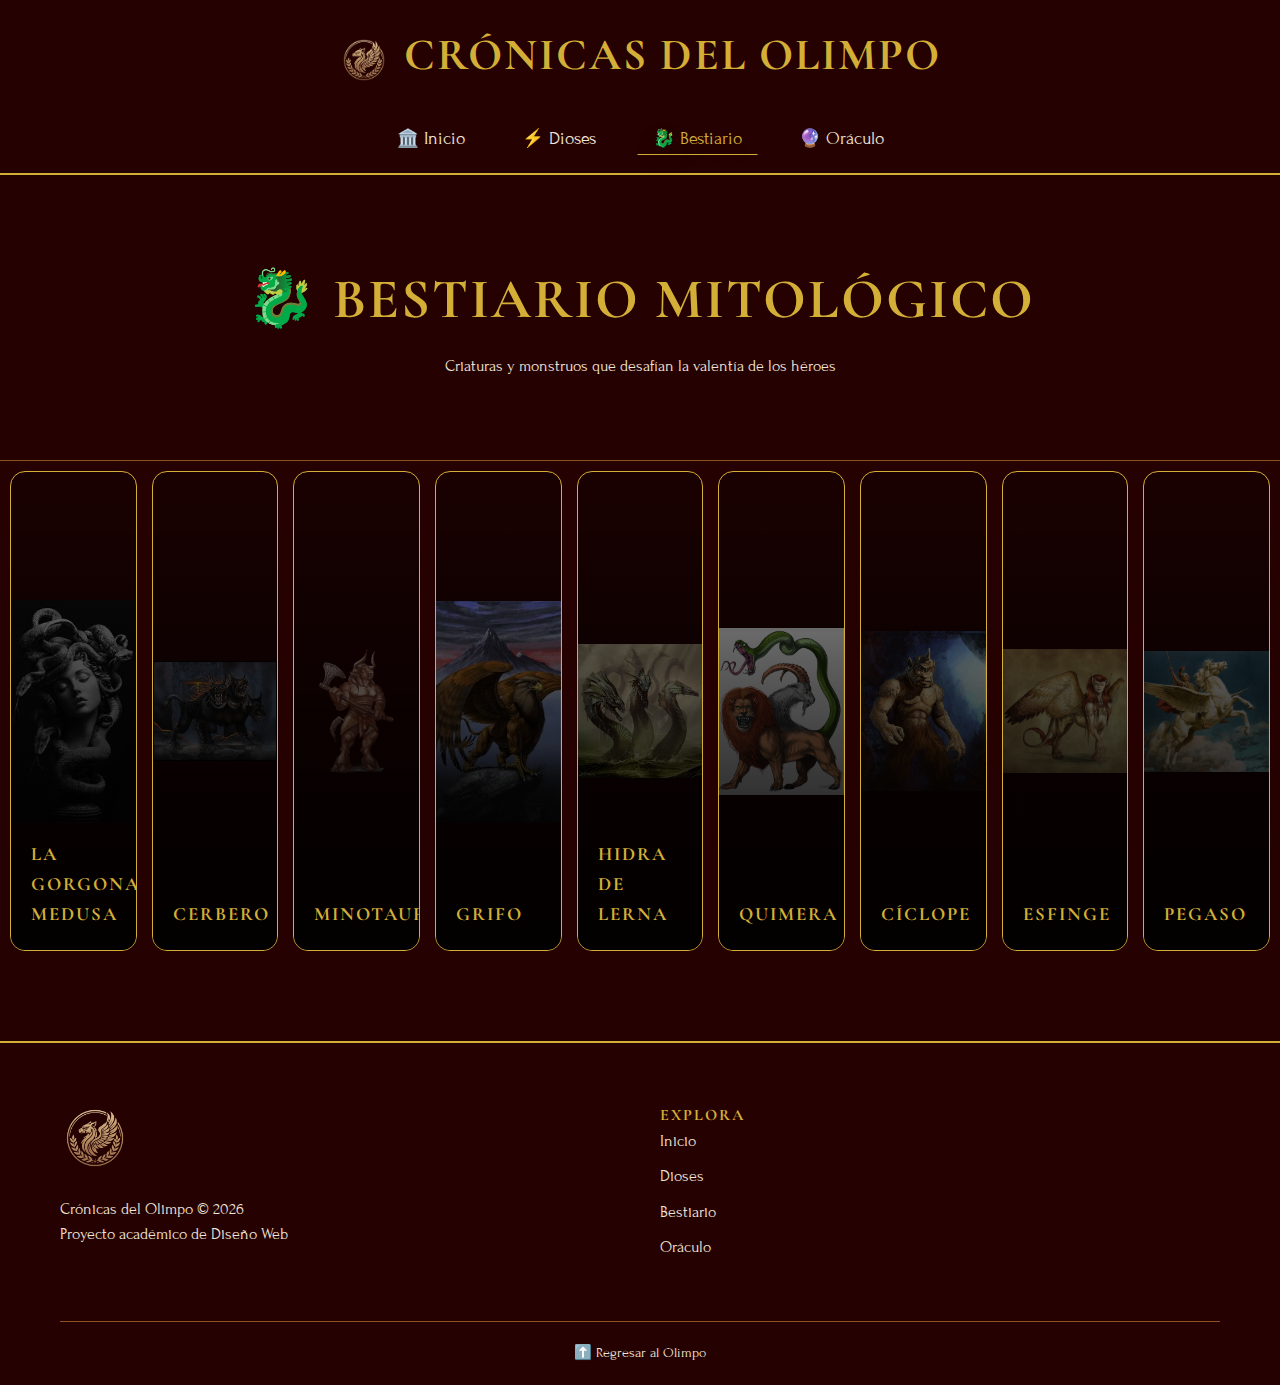
<file: html/bestiario.html>
<!DOCTYPE html>
<html lang="es">
<head>
    <meta charset="UTF-8">
    <meta name="viewport" content="width=device-width, initial-scale=1.0">
    <title>Bestiario · Crónicas del Olimpo</title>
    
    <link rel="preconnect" href="https://fonts.googleapis.com">
    <link rel="preconnect" href="https://fonts.gstatic.com" crossorigin>
    <link href="https://fonts.googleapis.com/css2?family=Cormorant+Garamond:wght@400;600&family=Forum&display=swap" rel="stylesheet">
    
    <link rel="stylesheet" href="../css/bestiario.css">
    <link rel="stylesheet" href="../css/components.css">
</head>

<body id="top">
    <header class="header-principal">
        <div class="container">
            <div class="header-content"> 
                <div class="logo-container"> 
                    <img src="../images/logo dorado sin fondo.png" alt="Logo" class="logo">
                    <h1 class="site-title">Crónicas del Olimpo</h1>
                </div>
                <nav class="nav-principal"> 
                    <input type="checkbox" id="menu-check" class="menu-check" style="display:none;">
                    <label for="menu-check" class="menu-icono">
                        <svg xmlns="http://www.w3.org/2000/svg" width="35" height="35" fill="#d4af37" viewBox="0 0 16 16">
                            <path fill-rule="evenodd" d="M2.5 12a.5.5 0 0 1 .5-.5h10a.5.5 0 0 1 0 1H3a.5.5 0 0 1-.5-.5zm0-4a.5.5 0 0 1 .5-.5h10a.5.5 0 0 1 0 1H3a.5.5 0 0 1-.5-.5zm0-4a.5.5 0 0 1 .5-.5h10a.5.5 0 0 1 0 1H3a.5.5 0 0 1-.5-.5z"/>
                        </svg>
                    </label>
                    
                    <ul class="nav-menu">
                        <li><a href="index.html" class="nav-link">🏛️ Inicio</a></li>
                        <li><a href="dioses.html" class="nav-link">⚡ Dioses</a></li>
                        <li><a href="bestiario.html" class="nav-link active">🐉 Bestiario</a></li>
                        <li><a href="oraculo.html" class="nav-link">🔮 Oráculo</a></li>
                    </ul>
                </nav>
            </div>
        </div>
    </header>

    <main>
        <section class="pagina-titulo">
            <div class="container">
                <h2>🐉 Bestiario Mitológico</h2>
                <p>Criaturas y monstruos que desafían la valentía de los héroes</p>
            </div>
        </section>

        <section class="acordeon-bestiario">
            <article class="acordeon-item-card" style="background-image: linear-gradient(rgba(0,0,0,0.3), rgba(0,0,0,0.7)), url('../images/medusa.jpeg');"> 
                <div class="bestia-desc">
                    <h3>La Gorgona Medusa</h3>
                    <p class="peligro-nivel">Nivel de Peligro: 💀💀💀💀💀</p>
                    <p>Aquella que convierte en piedra a quien ose mirarla a los ojos. Maldecida por Atenea, su cabellera está formada por serpientes vivas.</p>
                    <p><strong>Ubicación:</strong> Isla de Sarpedón, en el mar Egeo.</p>
                </div>
            </article>

            <article class="acordeon-item-card" style="background-image: linear-gradient(rgba(0,0,0,0.3), rgba(0,0,0,0.7)), url('../images/cerbero.jpg');">
                <div class="bestia-desc">
                    <h3>Cerbero</h3>
                    <p class="peligro-nivel">Nivel de Peligro: 💀💀💀💀</p>
                    <p>El guardián de las puertas del Inframundo. El perro de tres cabezas que asegura que nadie escape del reino de Hades.</p>
                    <p><strong>Ubicación:</strong> Puertas del Tártaro.</p>
                </div>
            </article>

            <article class="acordeon-item-card" style="background-image: linear-gradient(rgba(0,0,0,0.3), rgba(0,0,0,0.7)), url('../images/minotauro.png');">
                <div class="bestia-desc">
                    <h3>Minotauro</h3>
                    <p class="peligro-nivel">Nivel de Peligro: 💀💀💀💀</p>
                    <p>Un ser mitológico con cabeza de toro y cuerpo de hombre. Habitaba el laberinto de Creta, donde se sacrificaban jóvenes para alimentarlo.</p>
                    <p><strong>Ubicación:</strong> Laberinto de Creta.</p>
                </div>
            </article>

            <article class="acordeon-item-card" style="background-image: linear-gradient(rgba(0,0,0,0.3), rgba(0,0,0,0.7)), url('../images/grifo.jpeg');">
                <div class="bestia-desc">
                    <h3>Grifo</h3>
                    <p class="peligro-nivel">Nivel de Peligro: 💀</p>
                    <p>Un ser mitológico con cuerpo de leon y cabeza de águila. Es un animal noble y leal, pero también feroz.</p>
                    <p><strong>Ubicación:</strong> Bosques mágicos y montañas altas.</p>
                </div>
            </article>

            <article class="acordeon-item-card" style="background-image: linear-gradient(rgba(0,0,0,0.3), rgba(0,0,0,0.7)), url('../images/hidra.jpg');">
                <div class="bestia-desc">
                    <h3>Hidra de Lerna</h3>
                    <p class="peligro-nivel">Nivel de Peligro: 💀💀💀💀</p>
                    <p>Una criatura mitológica con múltiples cabezas de serpiente. Es conocida por su capacidad de regenerar cabezas cuando son cortadas.</p>
                    <p><strong>Ubicación:</strong> Lerna, en el sur de Grecia.</p>
                </div>
            </article>

            <article class="acordeon-item-card" style="background-image: linear-gradient(rgba(0,0,0,0.3), rgba(0,0,0,0.7)), url('../images/quimeraa.jpg');">
                <div class="bestia-desc">
                    <h3>Quimera</h3>
                    <p class="peligro-nivel">Nivel de Peligro: 💀💀💀💀</p>
                    <p>Una criatura mitológica con cuerpo de león, cabeza de cabra y cola de serpiente. Escupía fuego. Aterrorizaba Licia hasta que Belerofonte la mató montando a Pegaso.</p>
                    <p><strong>Ubicación:</strong> Regiones montañosas y bosques mágicos.</p>
                </div>
            </article>

            <article class="acordeon-item-card" style="background-image: linear-gradient(rgba(0,0,0,0.3), rgba(0,0,0,0.7)), url('../images/cyclops.webp');">
                <div class="bestia-desc">
                    <h3>Cíclope</h3>
                    <p class="peligro-nivel">Nivel de Peligro: 💀💀💀</p>
                    <p>Un ser mitológico con un solo ojo en el centro de la frente. Era conocido por su fuerza y habilidad para forjar armas.</p>
                    <p><strong>Ubicación:</strong> Montañas volcánicas y cuevas subterráneas.</p>
                </div>
            </article>

            <article class="acordeon-item-card" style="background-image: linear-gradient(rgba(0,0,0,0.3), rgba(0,0,0,0.7)), url('../images/esfinge.jpeg');">
                <div class="bestia-desc">
                    <h3>Esfinge</h3>
                    <p class="peligro-nivel">Nivel de Peligro: 💀💀💀</p>
                    <p>Una criatura mitológica con cuerpo de león y cabeza humana. Era conocida por su misterio y acertijos.</p>
                    <p><strong>Ubicación:</strong> Templos antiguos y cuevas mágicas.</p>
                </div>
            </article>

            <article class="acordeon-item-card" style="background-image: linear-gradient(rgba(0,0,0,0.3), rgba(0,0,0,0.7)), url('../images/pegaso.jpg');">
                <div class="bestia-desc">
                    <h3>Pegaso</h3>
                    <p class="peligro-nivel">Nivel de Peligro: 💀</p>
                    <p>Un ser mitológico con cuerpo de caballo y alas de águila. Nació de la sangre de Medusa cuando Perseo la decapitó. Es un símbolo de libertad y nobleza.</p>
                    <p><strong>Ubicación:</strong> Cielos abiertos y montañas altas.</p>
            </article>
        </section>
    </main>

    <footer class="footer-principal">
        <div class="container">
            <div class="footer-grid">
                <div class="footer-info">
                    <img src="../images/logo dorado sin fondo.png" alt="Crónicas del Olimpo" class="footer-logo">
                    <p>Crónicas del Olimpo © 2026</p>
                    <p>Proyecto académico de Diseño Web</p>
                </div>
                <div class="footer-links">
                    <h4>Explora</h4>
                    <ul>
                        <li><a href="index.html">Inicio</a></li>
                        <li><a href="dioses.html">Dioses</a></li>
                        <li><a href="bestiario.html">Bestiario</a></li>
                        <li><a href="oraculo.html">Oráculo</a></li>
                    </ul>
                </div>
            </div>
            <div class="footer-bottom">
                <p><a href="#top">⬆️ Regresar al Olimpo</a></p>
            </div>
        </div>
    </footer>
</body>
</html>
</file>
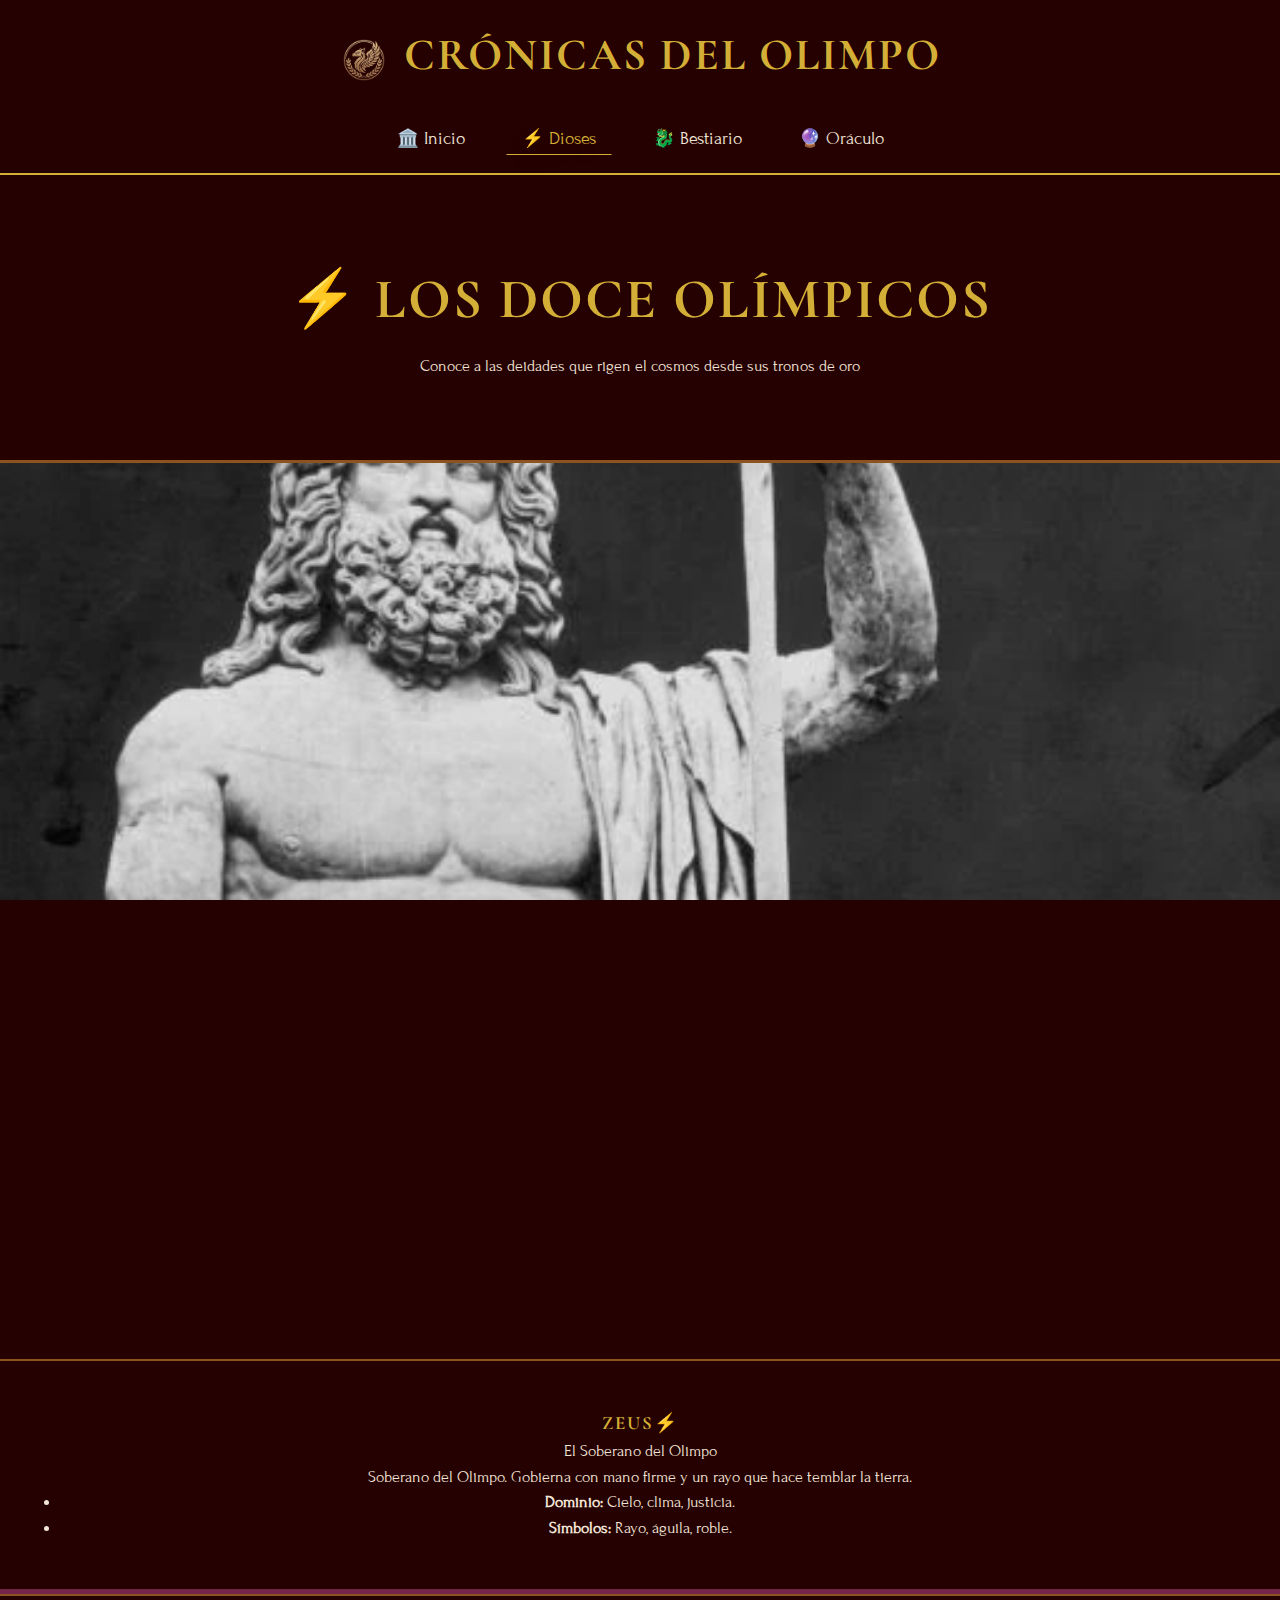
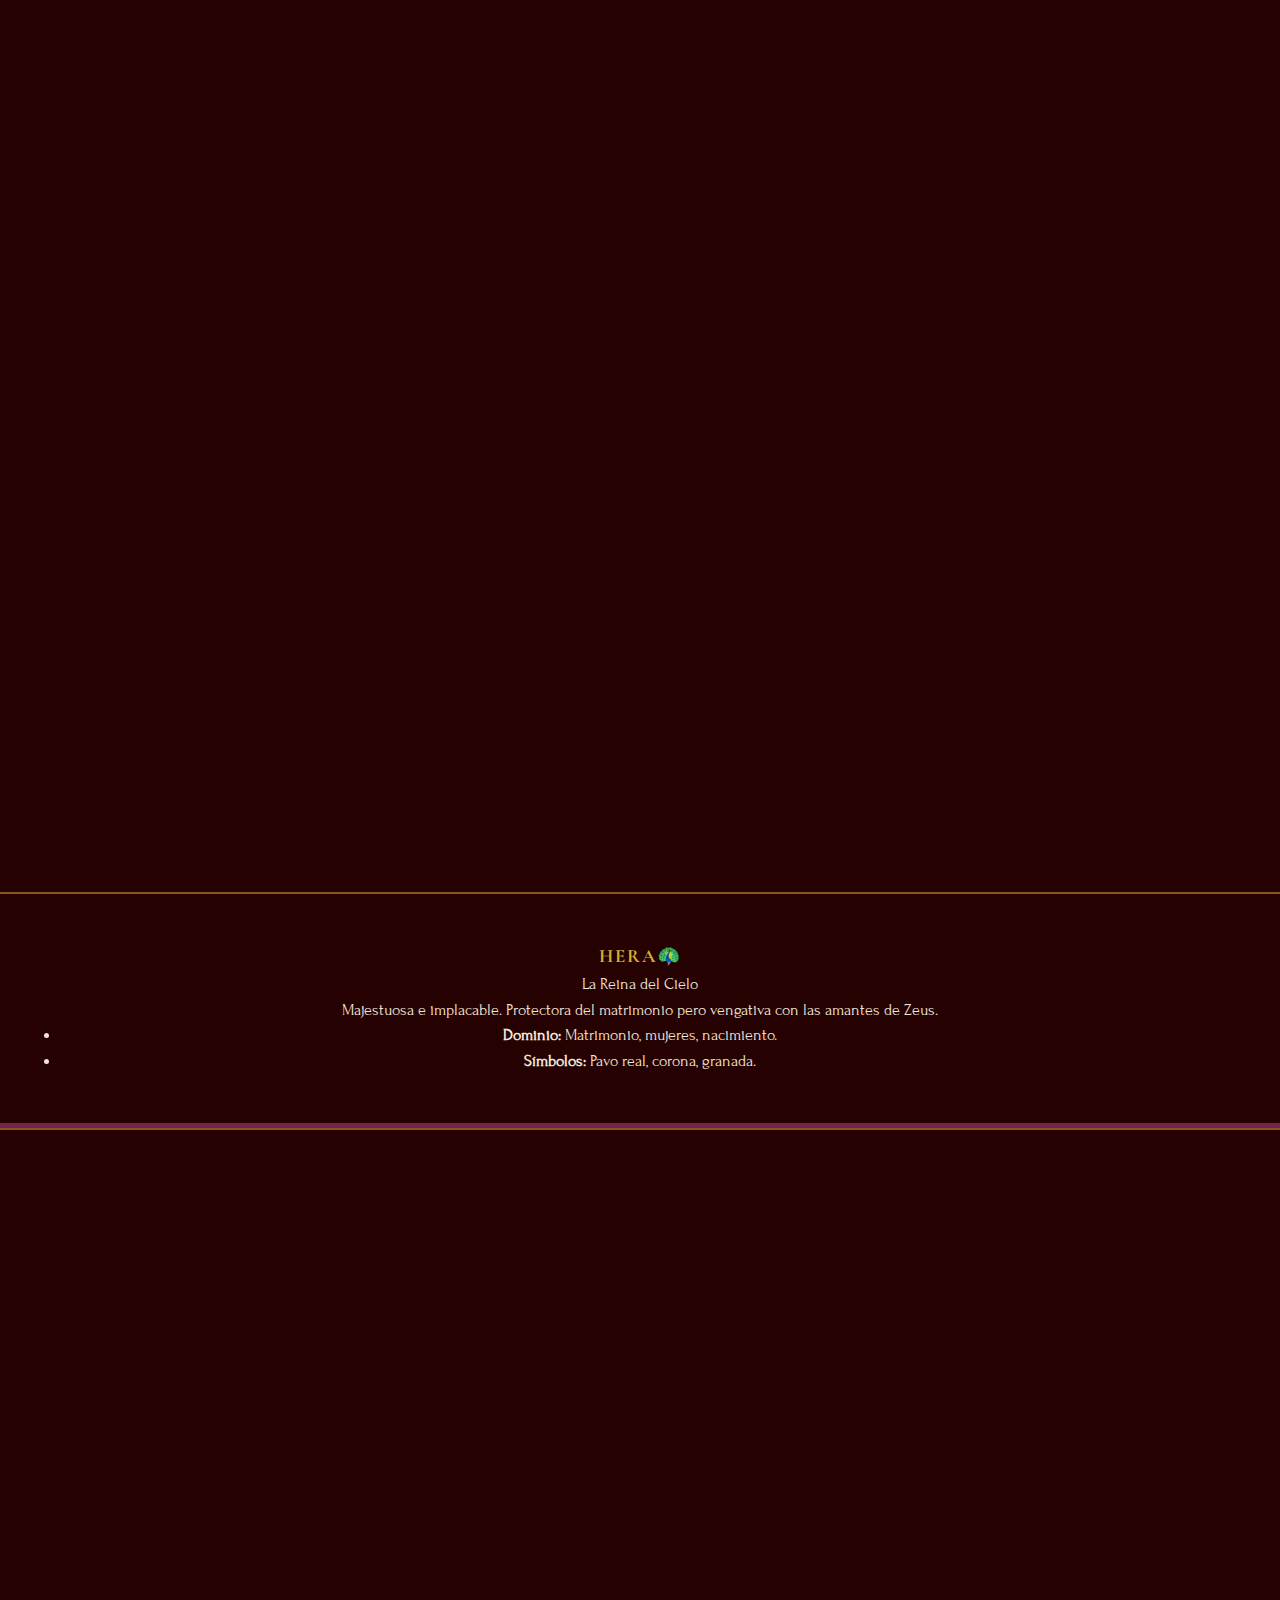
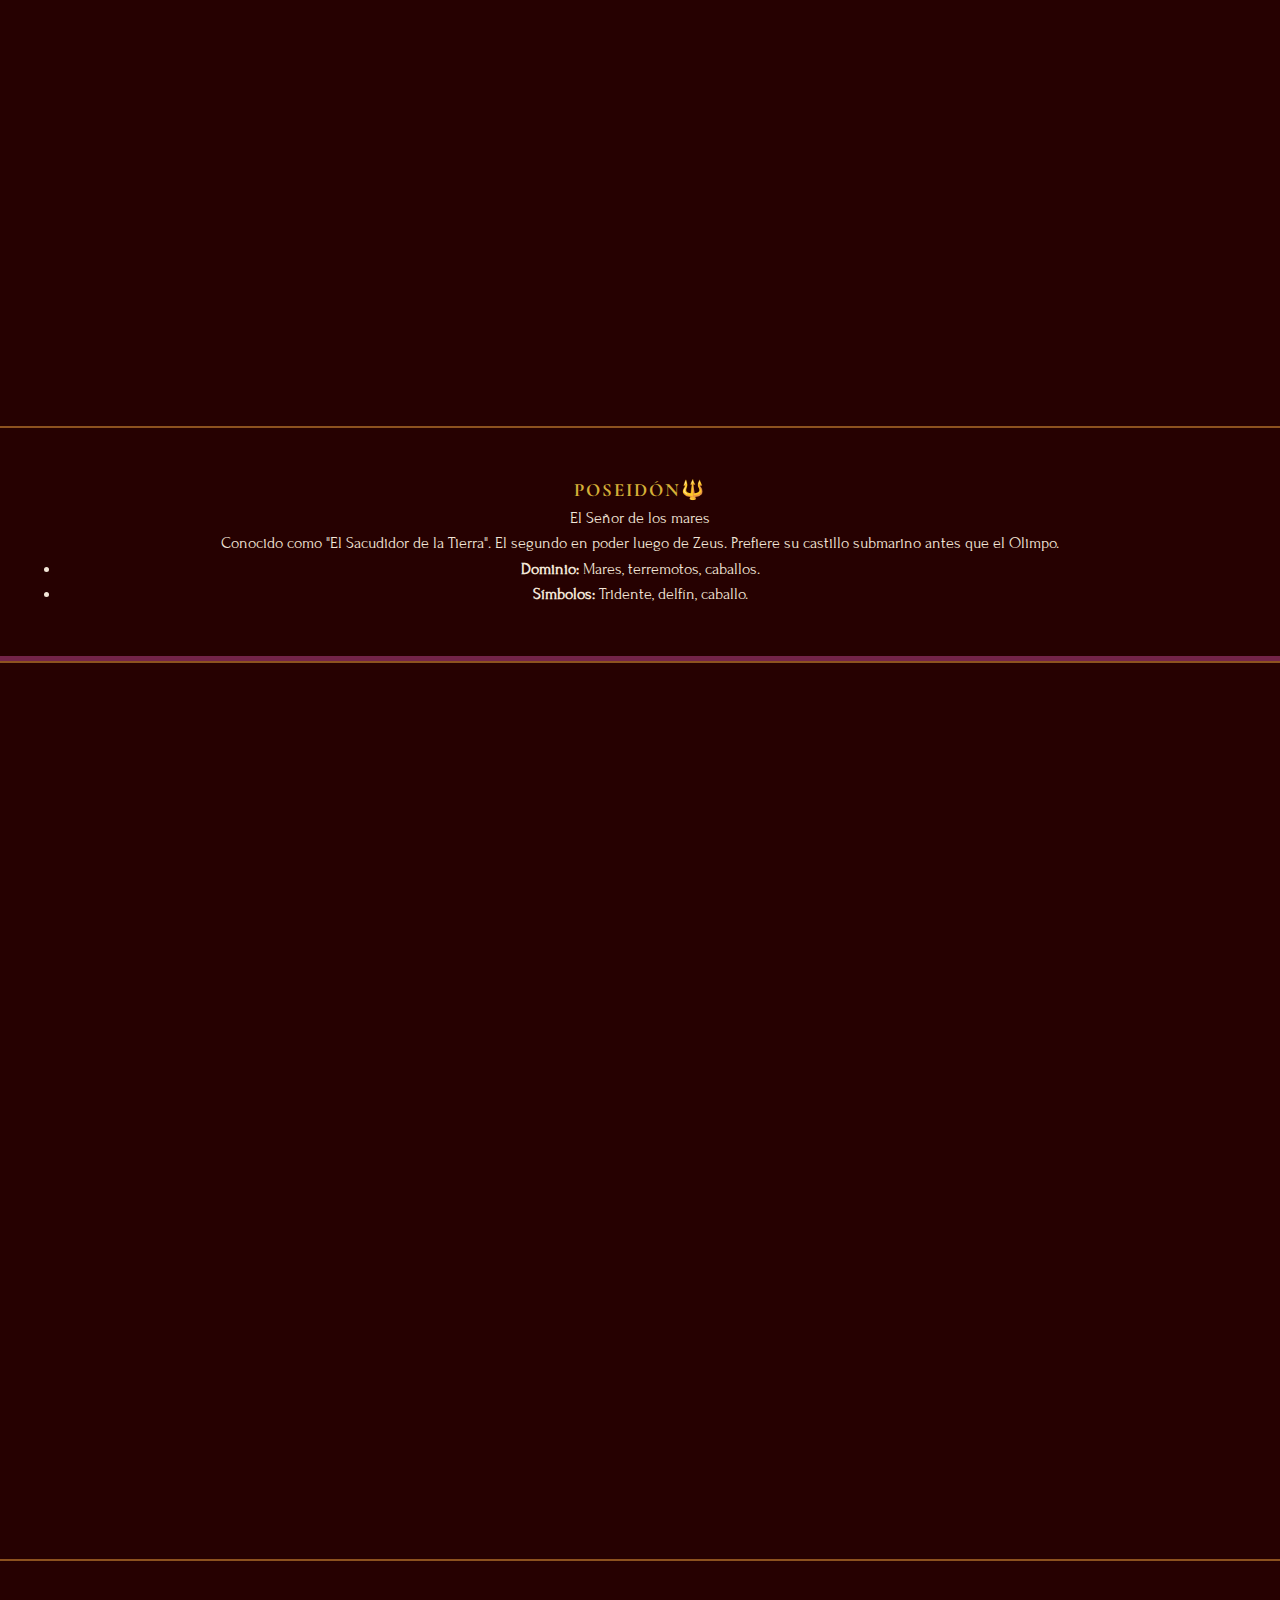
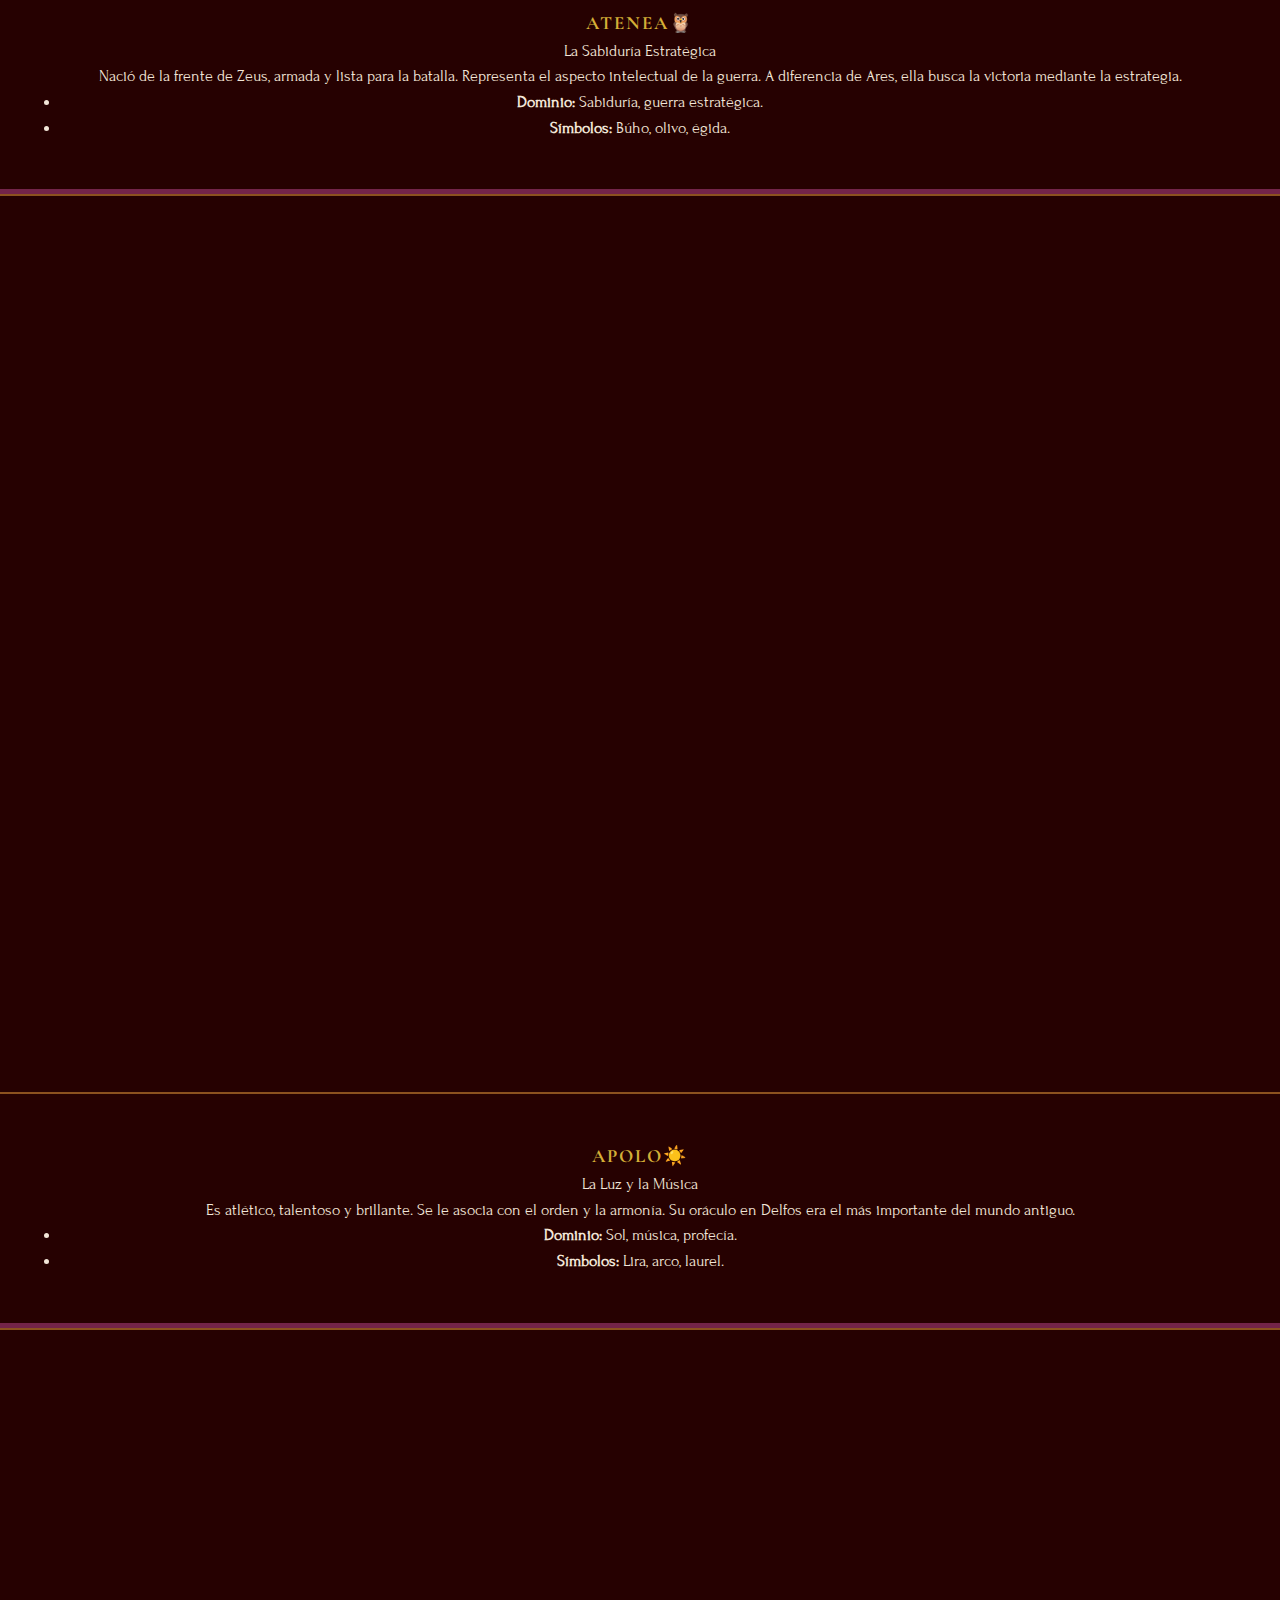
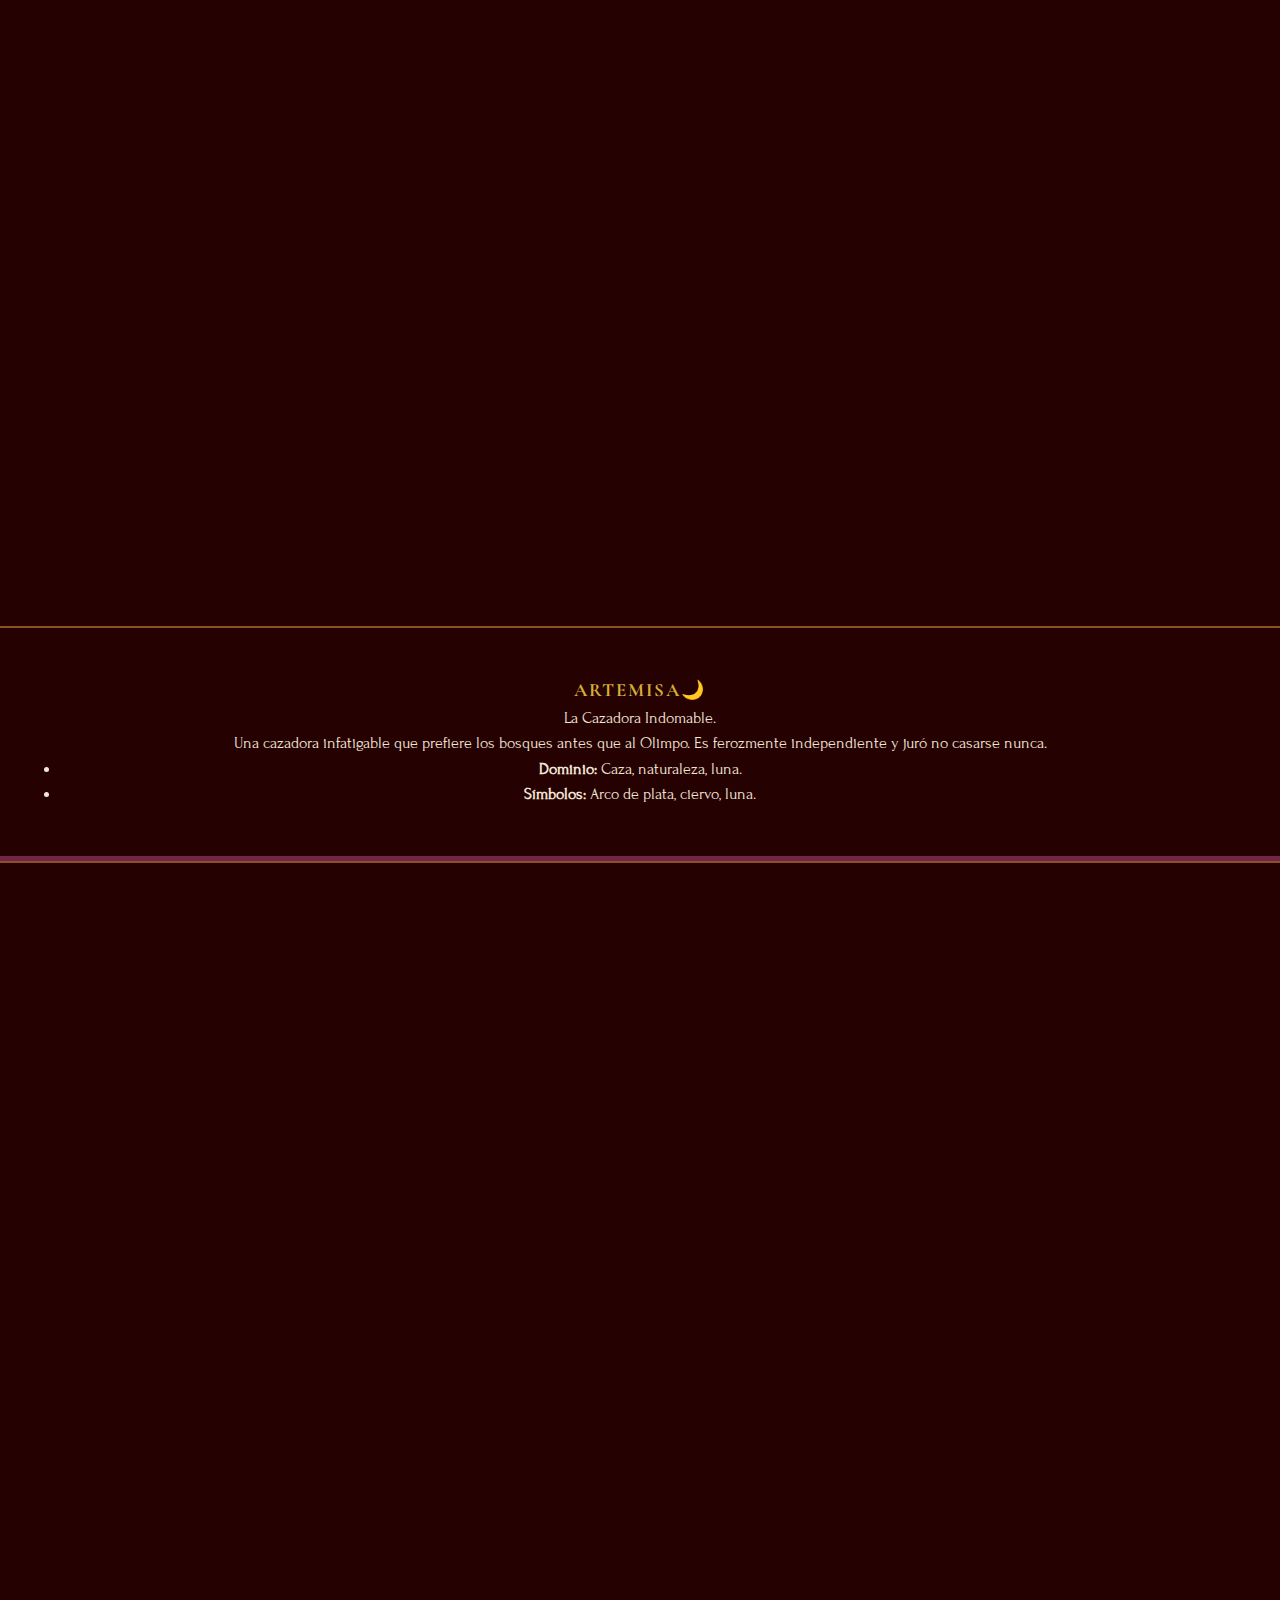
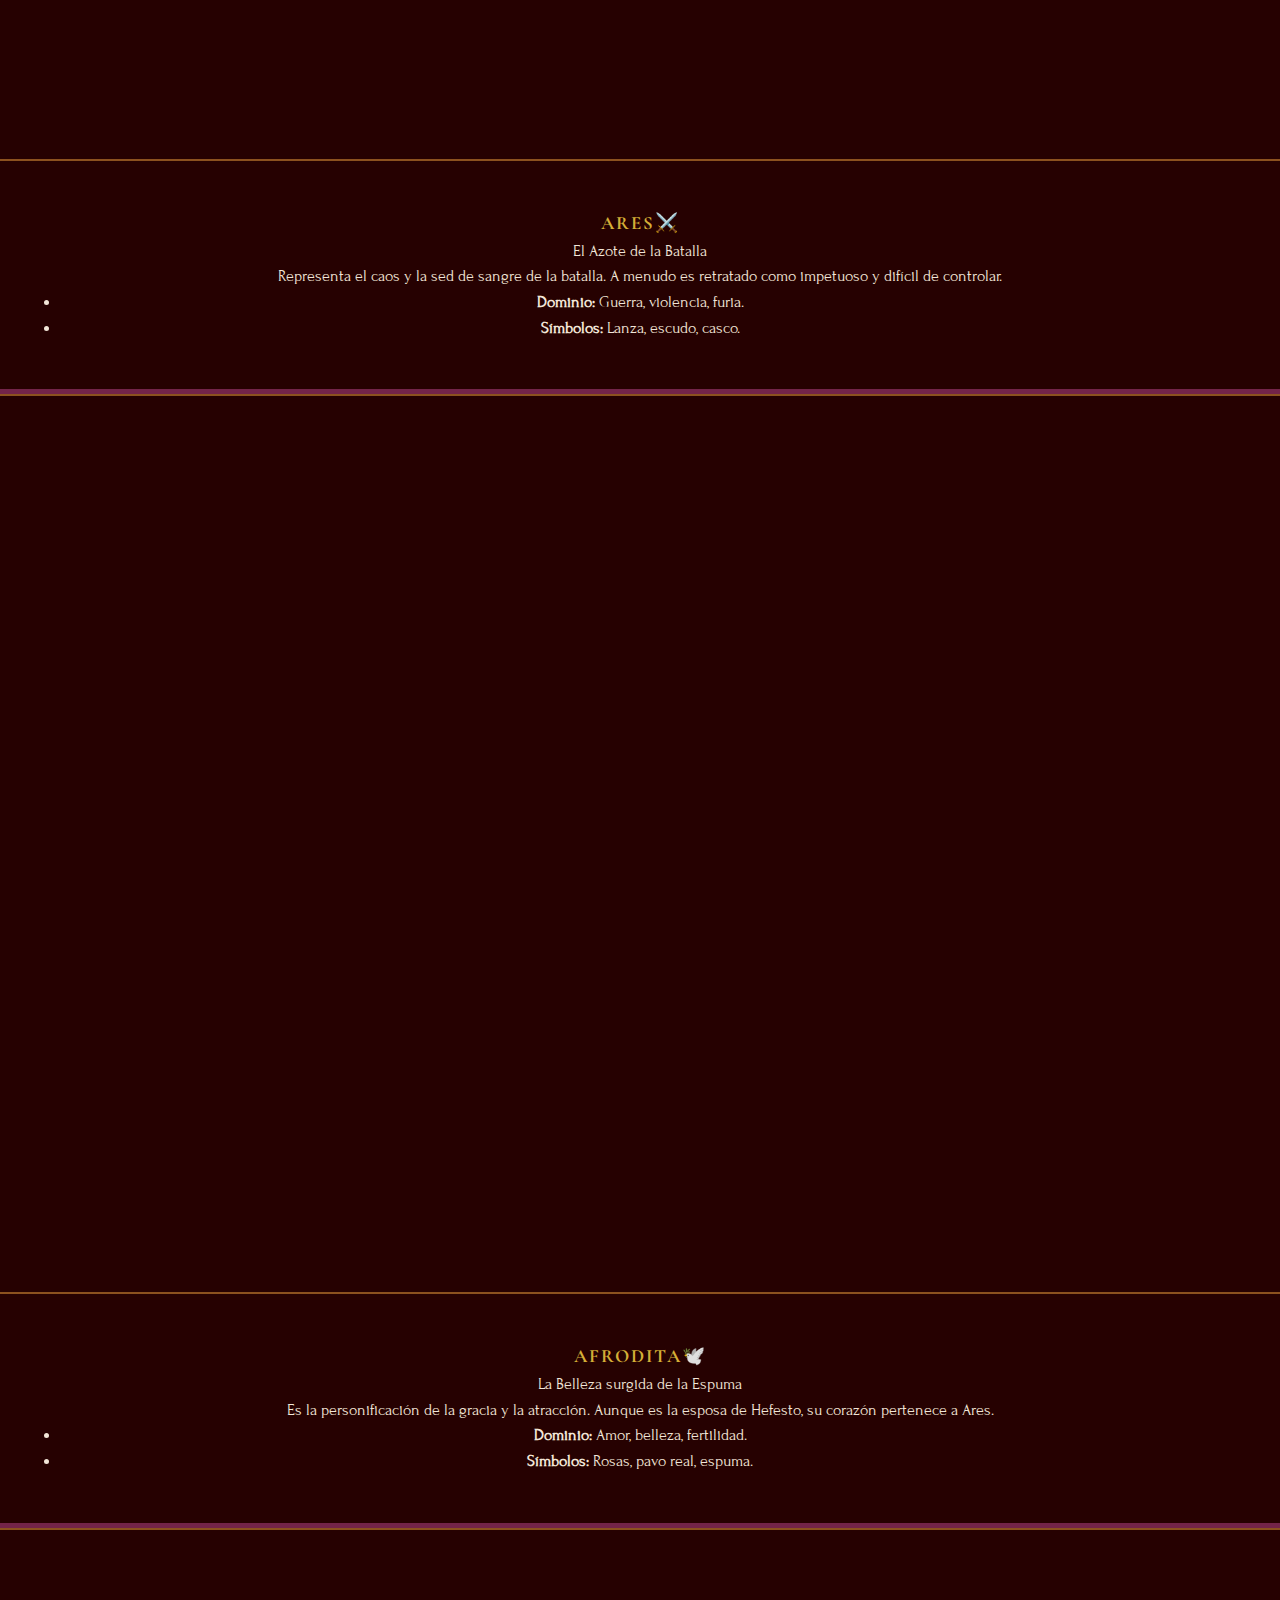
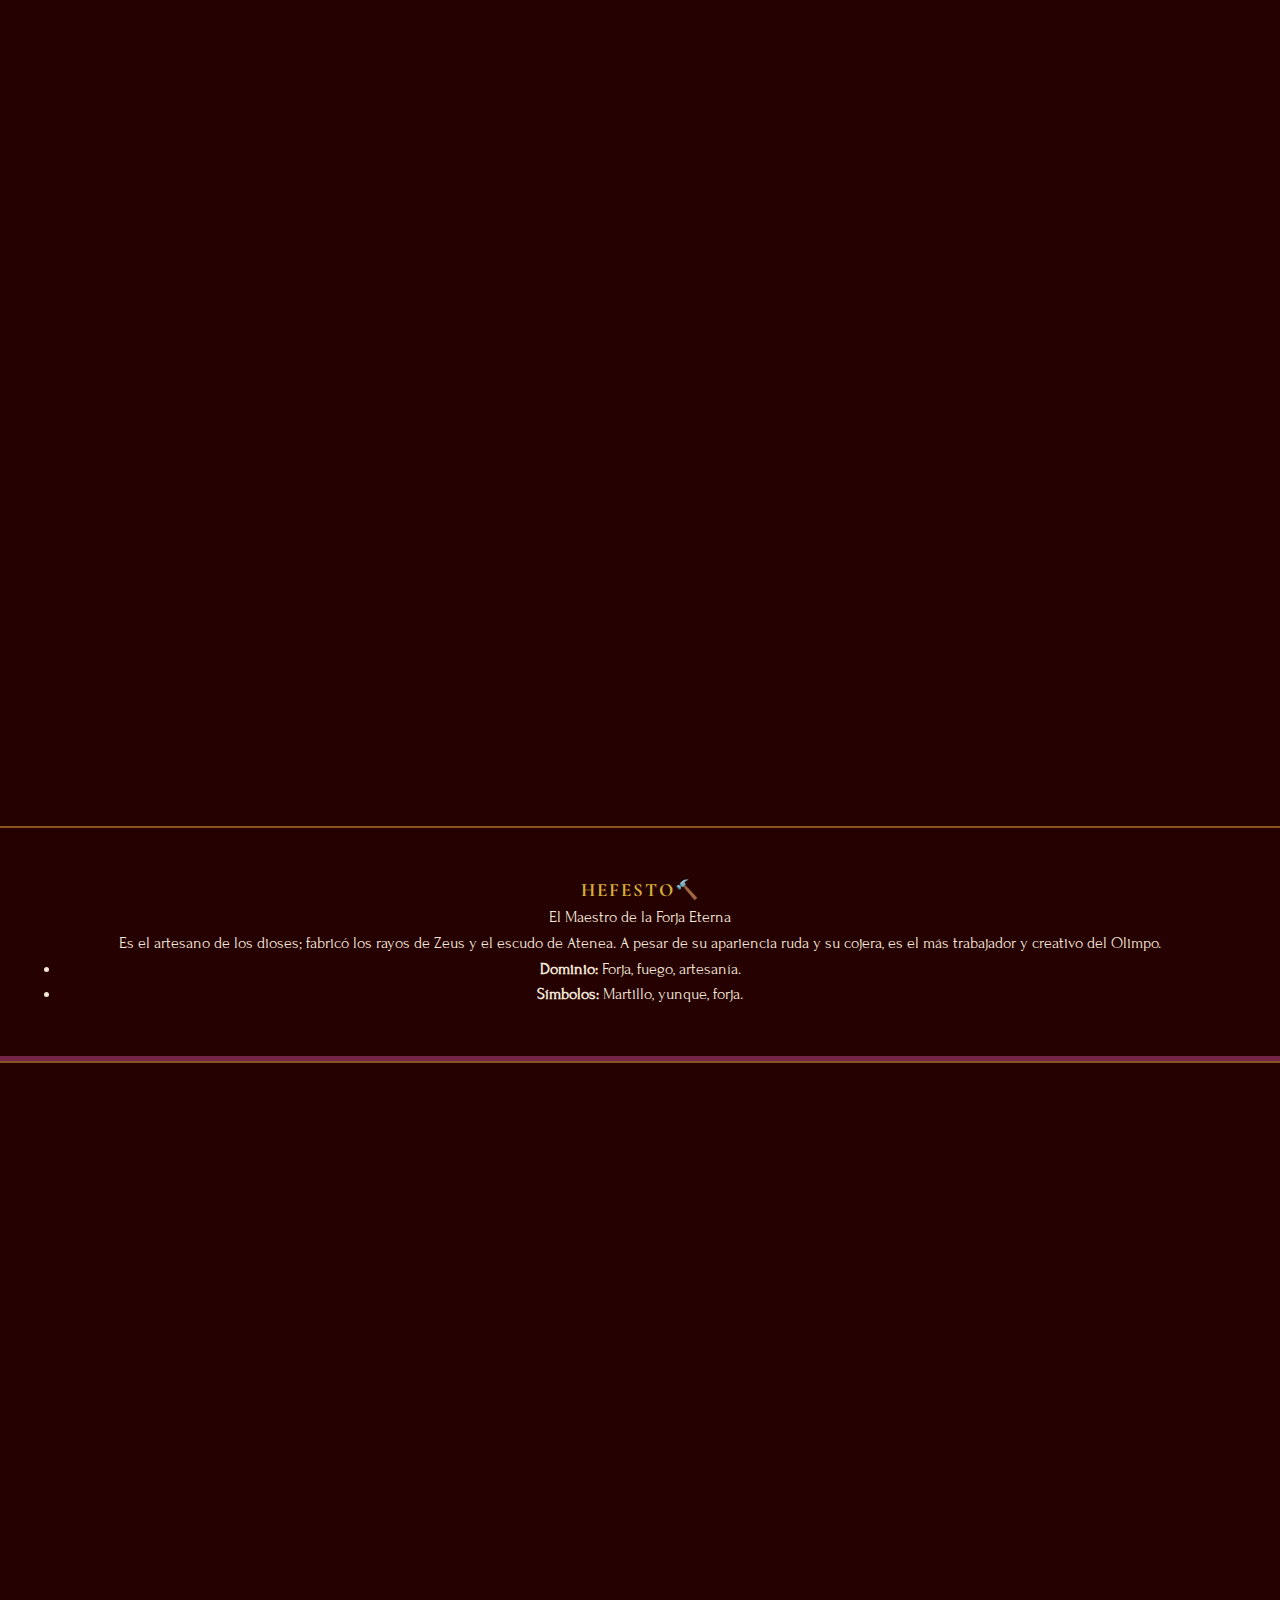
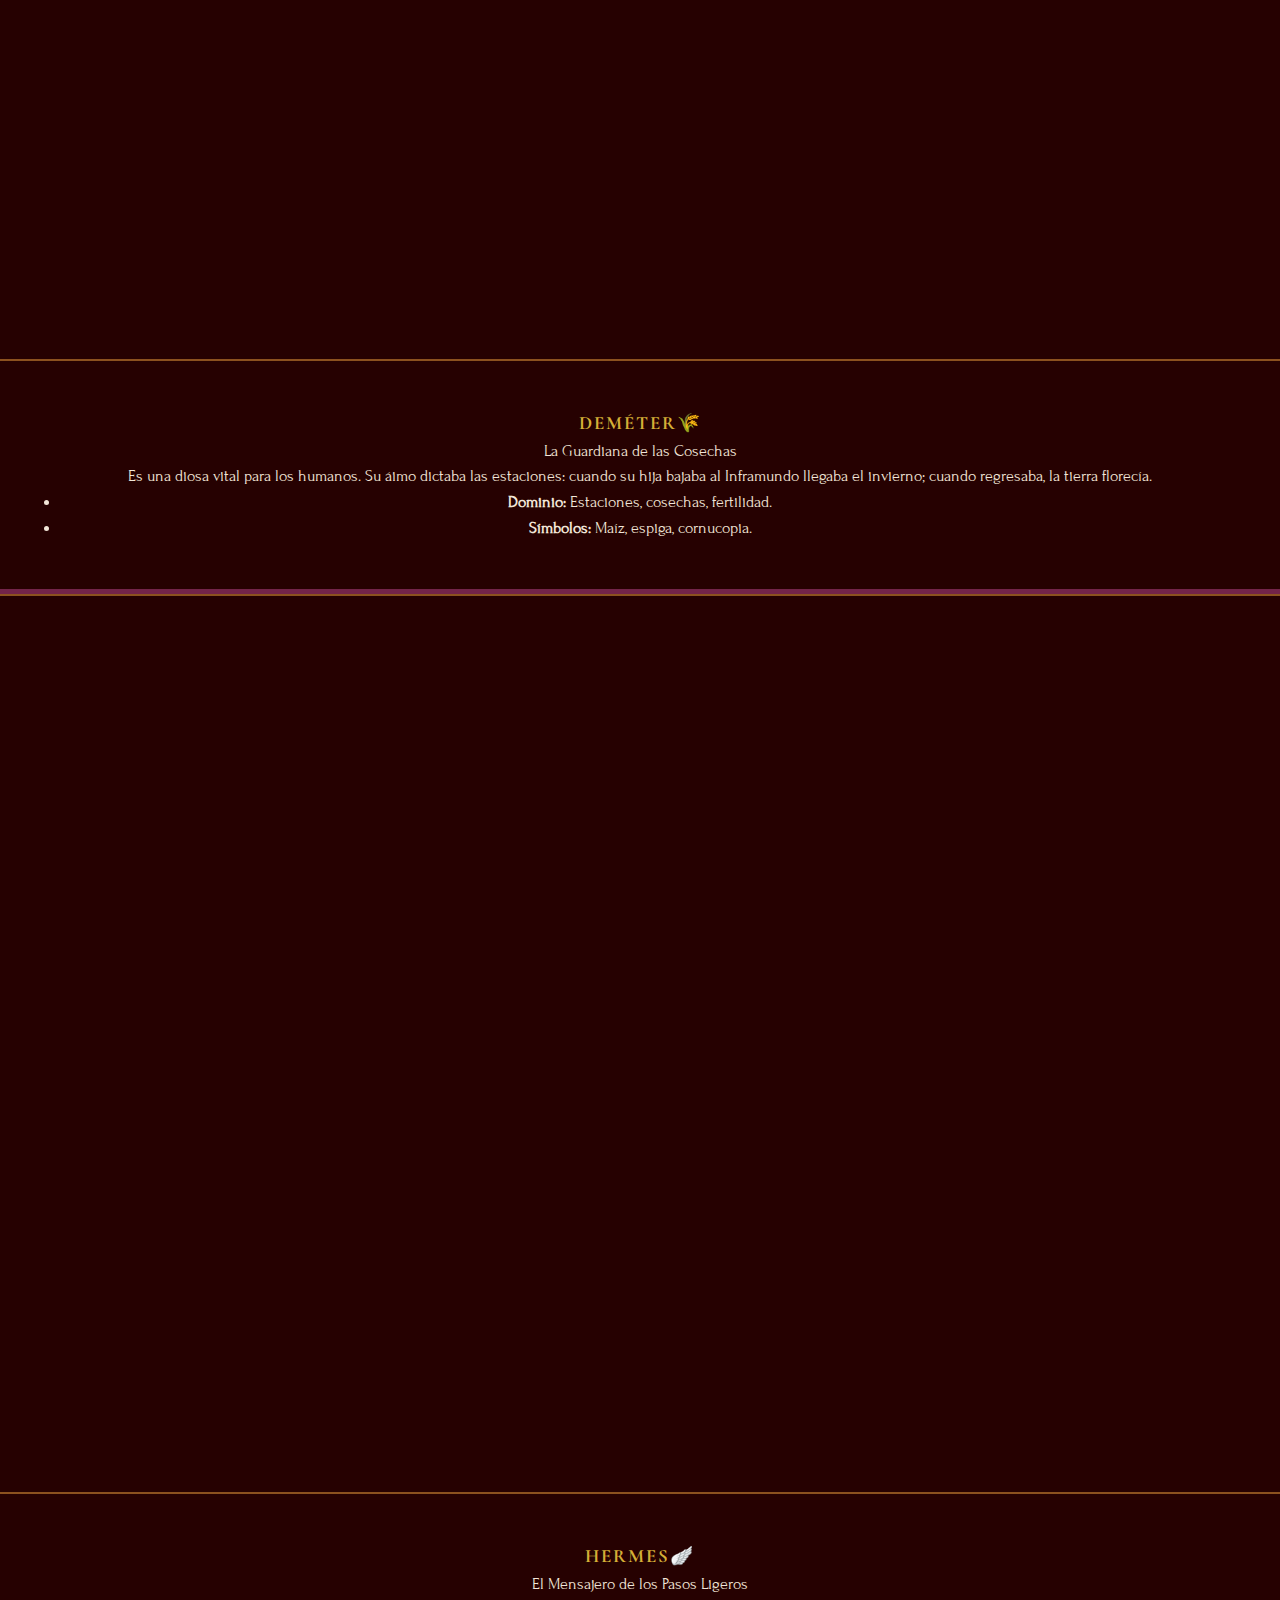
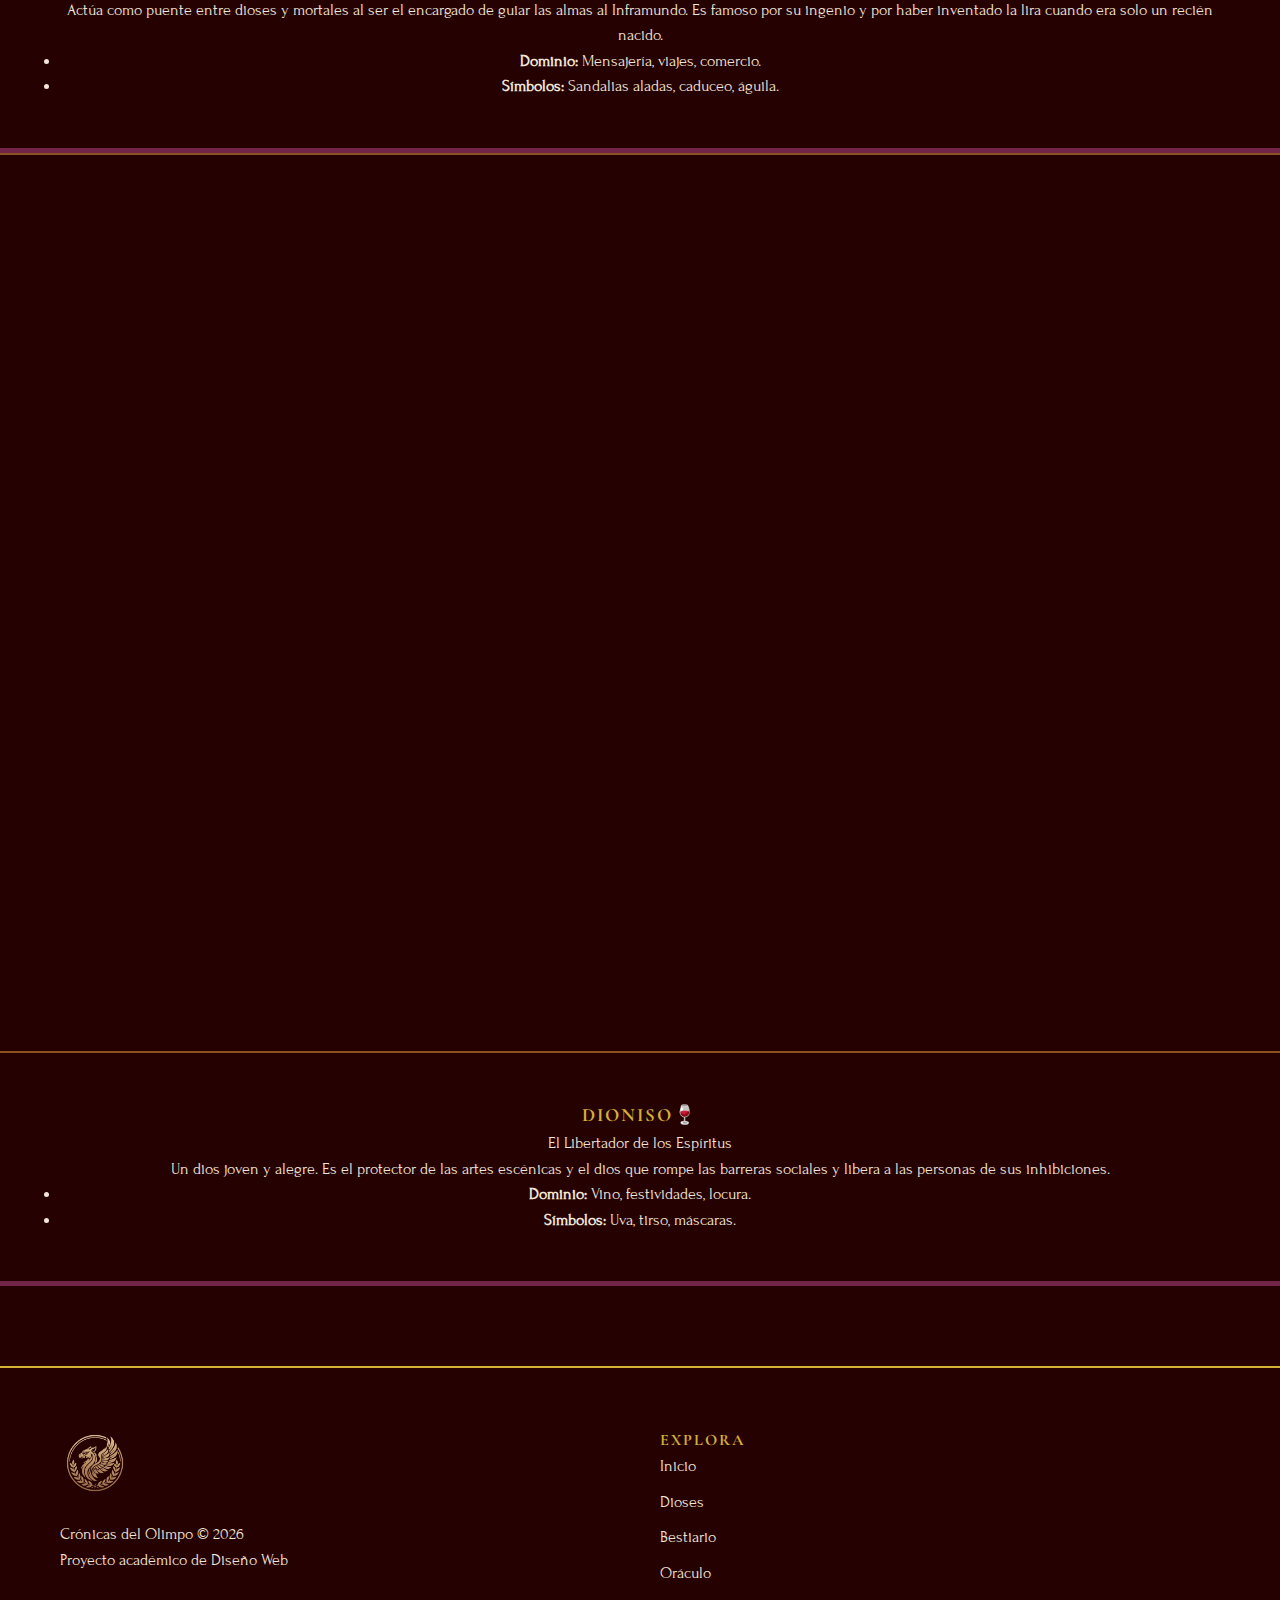
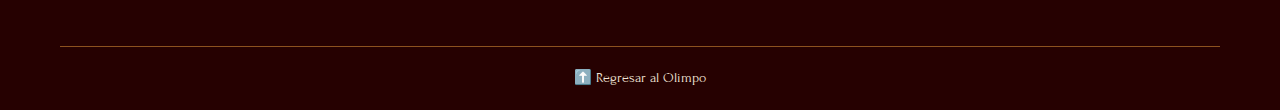
<file: html/dioses.html>
<!DOCTYPE html>
<html lang="es">
<head>
    <meta charset="UTF-8">
    <meta name="viewport" content="width=device-width, initial-scale=1.0">
    <title>Los Dioses · Crónicas del Olimpo</title>
    
    <link rel="preconnect" href="https://fonts.googleapis.com">
    <link rel="preconnect" href="https://fonts.gstatic.com" crossorigin>
    <link href="https://fonts.googleapis.com/css2?family=Cormorant+Garamond:wght@400;600;700&family=Forum&display=swap" rel="stylesheet">
    
    <link rel="stylesheet" href="../css/dioses.css">
    <link rel="stylesheet" href="../css/components.css">
</head>

<body id="top">
    <header class="header-principal">
        <div class="container">
            <div class="header-content"> 
                <div class="logo-container"> 
                    <img src="../images/logo dorado sin fondo.png" alt="Logo" class="logo">
                    <h1 class="site-title">Crónicas del Olimpo</h1>
                </div>

                <nav class="nav-principal"> 
                    <input type="checkbox" id="menu-check" class="menu-check" style="display:none;">
                    <label for="menu-check" class="menu-icono">
                        <svg xmlns="http://www.w3.org/2000/svg" width="35" height="35" fill="#d4af37" viewBox="0 0 16 16">
                            <path fill-rule="evenodd" d="M2.5 12a.5.5 0 0 1 .5-.5h10a.5.5 0 0 1 0 1H3a.5.5 0 0 1-.5-.5zm0-4a.5.5 0 0 1 .5-.5h10a.5.5 0 0 1 0 1H3a.5.5 0 0 1-.5-.5zm0-4a.5.5 0 0 1 .5-.5h10a.5.5 0 0 1 0 1H3a.5.5 0 0 1-.5-.5z"/>
                        </svg>
                    </label>
                    
                    <ul class="nav-menu">
                        <li><a href="index.html" class="nav-link">🏛️ Inicio</a></li>
                        <li><a href="dioses.html" class="nav-link active">⚡ Dioses</a></li>
                        <li><a href="bestiario.html" class="nav-link">🐉 Bestiario</a></li>
                        <li><a href="oraculo.html" class="nav-link">🔮 Oráculo</a></li>
                    </ul>
                </nav>
            </div>
        </div>
    </header>

    <main>
        <section class="pagina-titulo">
            <div class="container">
                <h2>⚡ Los Doce Olímpicos</h2>
                <p>Conoce a las deidades que rigen el cosmos desde sus tronos de oro</p>
            </div>
        </section>

        <div class="parallax-img" style="background-image: url('../images/zeuss.webp');"></div>
        <section class="dios-info-bloque">
            <div class="container">
                <h3>Zeus⚡</h3>
                <span class="dios-titulo">El Soberano del Olimpo</span>
                <p>Soberano del Olimpo. Gobierna con mano firme y un rayo que hace temblar la tierra.</p>
                <ul class="dios-atributos">
                    <li><strong>Dominio:</strong> Cielo, clima, justicia.</li>
                    <li><strong>Símbolos:</strong> Rayo, águila, roble.</li>
                </ul>
            </div>
        </section>    
                    
        <div class="parallax-img" style="background-image: url('../images/heraa.jpg');"></div>
        <section class="dios-info-bloque">
            <div class="container">
                <h3>Hera🦚</h3>
                <span class="dios-titulo">La Reina del Cielo</span>
                <p>Majestuosa e implacable. Protectora del matrimonio pero vengativa con las amantes de Zeus.</p>
                <ul class="dios-atributos">
                    <li><strong>Dominio:</strong> Matrimonio, mujeres, nacimiento.</li>
                    <li><strong>Símbolos:</strong> Pavo real, corona, granada.</li>
                </ul>
            </div>
        </section>    
        
        <div class="parallax-img" style="background-image: url('../images/poseidon.webp');"></div>
        <section class="dios-info-bloque">
            <div class="container">
                <h3>Poseidón🔱</h3>
                <span class="dios-titulo">El Señor de los mares</span>
                <p>Conocido como "El Sacudidor de la Tierra". El segundo en poder luego de Zeus. Prefiere su castillo submarino antes que el Olimpo.</p>
                <ul class="dios-atributos">
                    <li><strong>Dominio:</strong> Mares, terremotos, caballos.</li>
                    <li><strong>Símbolos:</strong> Tridente, delfín, caballo.</li>
                </ul>
            </div>
        </section>
                    
        <div class="parallax-img" style="background-image: url('../images/atenea.webp');"></div>
        <section class="dios-info-bloque">
            <div class="container">
                <h3>Atenea🦉</h3>
                <span class="dios-titulo">La Sabiduría Estratégica</span>
                <p>Nació de la frente de Zeus, armada y lista para la batalla. Representa el aspecto intelectual de la guerra. A diferencia de Ares, ella busca la victoria mediante la estrategia.</p>
                <ul class="dios-atributos">
                    <li><strong>Dominio:</strong> Sabiduría, guerra estratégica.</li>
                    <li><strong>Símbolos:</strong> Búho, olivo, égida.</li>
                </ul>
            </div>
        </section>

        <div class="parallax-img" style="background-image: url('../images/apolo.webp');"></div>
        <section class="dios-info-bloque">
            <div class="container">
                <h3>Apolo☀️</h3>
                <span class="dios-titulo">La Luz y la Música</span>
                <p>Es atlético, talentoso y brillante. Se le asocia con el orden y la armonía. Su oráculo en Delfos era el más importante del mundo antiguo.</p>
                <ul class="dios-atributos">
                    <li><strong>Dominio:</strong> Sol, música, profecía.</li>
                    <li><strong>Símbolos:</strong> Lira, arco, laurel.</li>
                </ul>
            </div>
        </section>
                    
        <div class="parallax-img" style="background-image: url('../images/artemisa.jpg');"></div>
        <section class="dios-info-bloque">
            <div class="container">
                <h3>Artemisa🌙</h3>
                <span class="dios-titulo">La Cazadora Indomable.</span>
                <p>Una cazadora infatigable que prefiere los bosques antes que al Olimpo. Es ferozmente independiente y juró no casarse nunca.</p>
                <ul class="dios-atributos">
                    <li><strong>Dominio:</strong> Caza, naturaleza, luna.</li>
                    <li><strong>Símbolos:</strong> Arco de plata, ciervo, luna.</li>
                </ul>
            </div>
        </section>
                    
        <div class="parallax-img" style="background-image: url('../images/aresss.jpg');"></div>
        <section class="dios-info-bloque">
            <div class="container">
                <h3>Ares⚔️</h3>
                <span class="dios-titulo">El Azote de la Batalla</span>
                <p> Representa el caos y la sed de sangre de la batalla. A menudo es retratado como impetuoso y difícil de controlar.</p>
                <ul class="dios-atributos">
                    <li><strong>Dominio:</strong> Guerra, violencia, furia.</li>
                    <li><strong>Símbolos:</strong> Lanza, escudo, casco.</li>
                </ul>
            </div>
        </section>
                    
        <div class="parallax-img" style="background-image: url('../images/aphrodite.jpg');"></div>
        <section class="dios-info-bloque">
            <div class="container">
                <h3>Afrodita🕊️</h3>
                <span class="dios-titulo">La Belleza surgida de la Espuma</span>
                <p>Es la personificación de la gracia y la atracción. Aunque es la esposa de Hefesto, su corazón pertenece a Ares.</p>
                <ul class="dios-atributos">
                    <li><strong>Dominio:</strong> Amor, belleza, fertilidad.</li>
                    <li><strong>Símbolos:</strong> Rosas, pavo real, espuma.</li>
                </ul>
            </div>
        </section>
                    
        <div class="parallax-img" style="background-image: url('../images/hefesto.jpg');"></div>
        <section class="dios-info-bloque">
            <div class="container">
                <h3>Hefesto🔨</h3>
                <span class="dios-titulo">El Maestro de la Forja Eterna</span>
                <p>Es el artesano de los dioses; fabricó los rayos de Zeus y el escudo de Atenea. A pesar de su apariencia ruda y su cojera, es el más trabajador y creativo del Olimpo.</p>
                <ul class="dios-atributos">
                    <li><strong>Dominio:</strong> Forja, fuego, artesanía.</li>
                    <li><strong>Símbolos:</strong> Martillo, yunque, forja.</li>
                </ul>
            </div>
        </section>
                    
        <div class="parallax-img" style="background-image: url('../images/demeterr.jpg');"></div>
        <section class="dios-info-bloque">
            <div class="container">
                <h3>Deméter🌾</h3>
                <span class="dios-titulo">La Guardiana de las Cosechas</span>
                <p>Es una diosa vital para los humanos. Su áimo dictaba las estaciones: cuando su hija bajaba al Inframundo llegaba el invierno; cuando regresaba, la tierra florecía.</p>
                <ul class="dios-atributos">
                    <li><strong>Dominio:</strong> Estaciones, cosechas, fertilidad.</li>
                    <li><strong>Símbolos:</strong> Maíz, espiga, cornucopia.</li>
                </ul>
            </div>
        </section>
                    
        <div class="parallax-img" style="background-image: url('../images/hermes.jpg');"></div>
        <section class="dios-info-bloque">
            <div class="container">
                <h3>Hermes🪽</h3>
                <span class="dios-titulo">El Mensajero de los Pasos Ligeros</span>
                <p>Actúa como puente entre dioses y mortales al ser el encargado de guiar las almas al Inframundo. Es famoso por su ingenio y por haber inventado la lira cuando era solo un recién nacido.</p>
                <ul class="dios-atributos">
                    <li><strong>Dominio:</strong> Mensajería, viajes, comercio.</li>
                    <li><strong>Símbolos:</strong> Sandalias aladas, caduceo, águila.</li>
                </ul>
            </div>
        </section>
                    
        <div class="parallax-img" style="background-image: url('../images/dioniso.jpg');"></div>
        <section class="dios-info-bloque">
            <div class="container">
                <h3>Dioniso🍷</h3>
                <span class="dios-titulo">El Libertador de los Espíritus</span>
                <p>Un dios joven y alegre. Es el protector de las artes escénicas y el dios que rompe las barreras sociales y libera a las personas de sus inhibiciones.</p>
                <ul class="dios-atributos">
                    <li><strong>Dominio:</strong> Vino, festividades, locura.</li>
                    <li><strong>Símbolos:</strong> Uva, tirso, máscaras.</li>
                </ul>
            </div>
        </section>
    </main>

    <footer class="footer-principal">
        <div class="container">
            <div class="footer-grid">
                <div class="footer-info">
                    <img src="../images/logo dorado sin fondo.png" alt="Crónicas del Olimpo" class="footer-logo">
                    <p>Crónicas del Olimpo © 2026</p>
                    <p>Proyecto académico de Diseño Web</p>
                </div>
                <div class="footer-links">
                    <h4>Explora</h4>
                    <ul>
                        <li><a href="index.html">Inicio</a></li>
                        <li><a href="dioses.html">Dioses</a></li>
                        <li><a href="bestiario.html">Bestiario</a></li>
                        <li><a href="oraculo.html">Oráculo</a></li>
                    </ul>
                </div>
            </div>
            <div class="footer-bottom">
                <p><a href="#top">⬆️ Regresar al Olimpo</a></p>
            </div>
        </div>
    </footer>
</body>
</html>
</file>
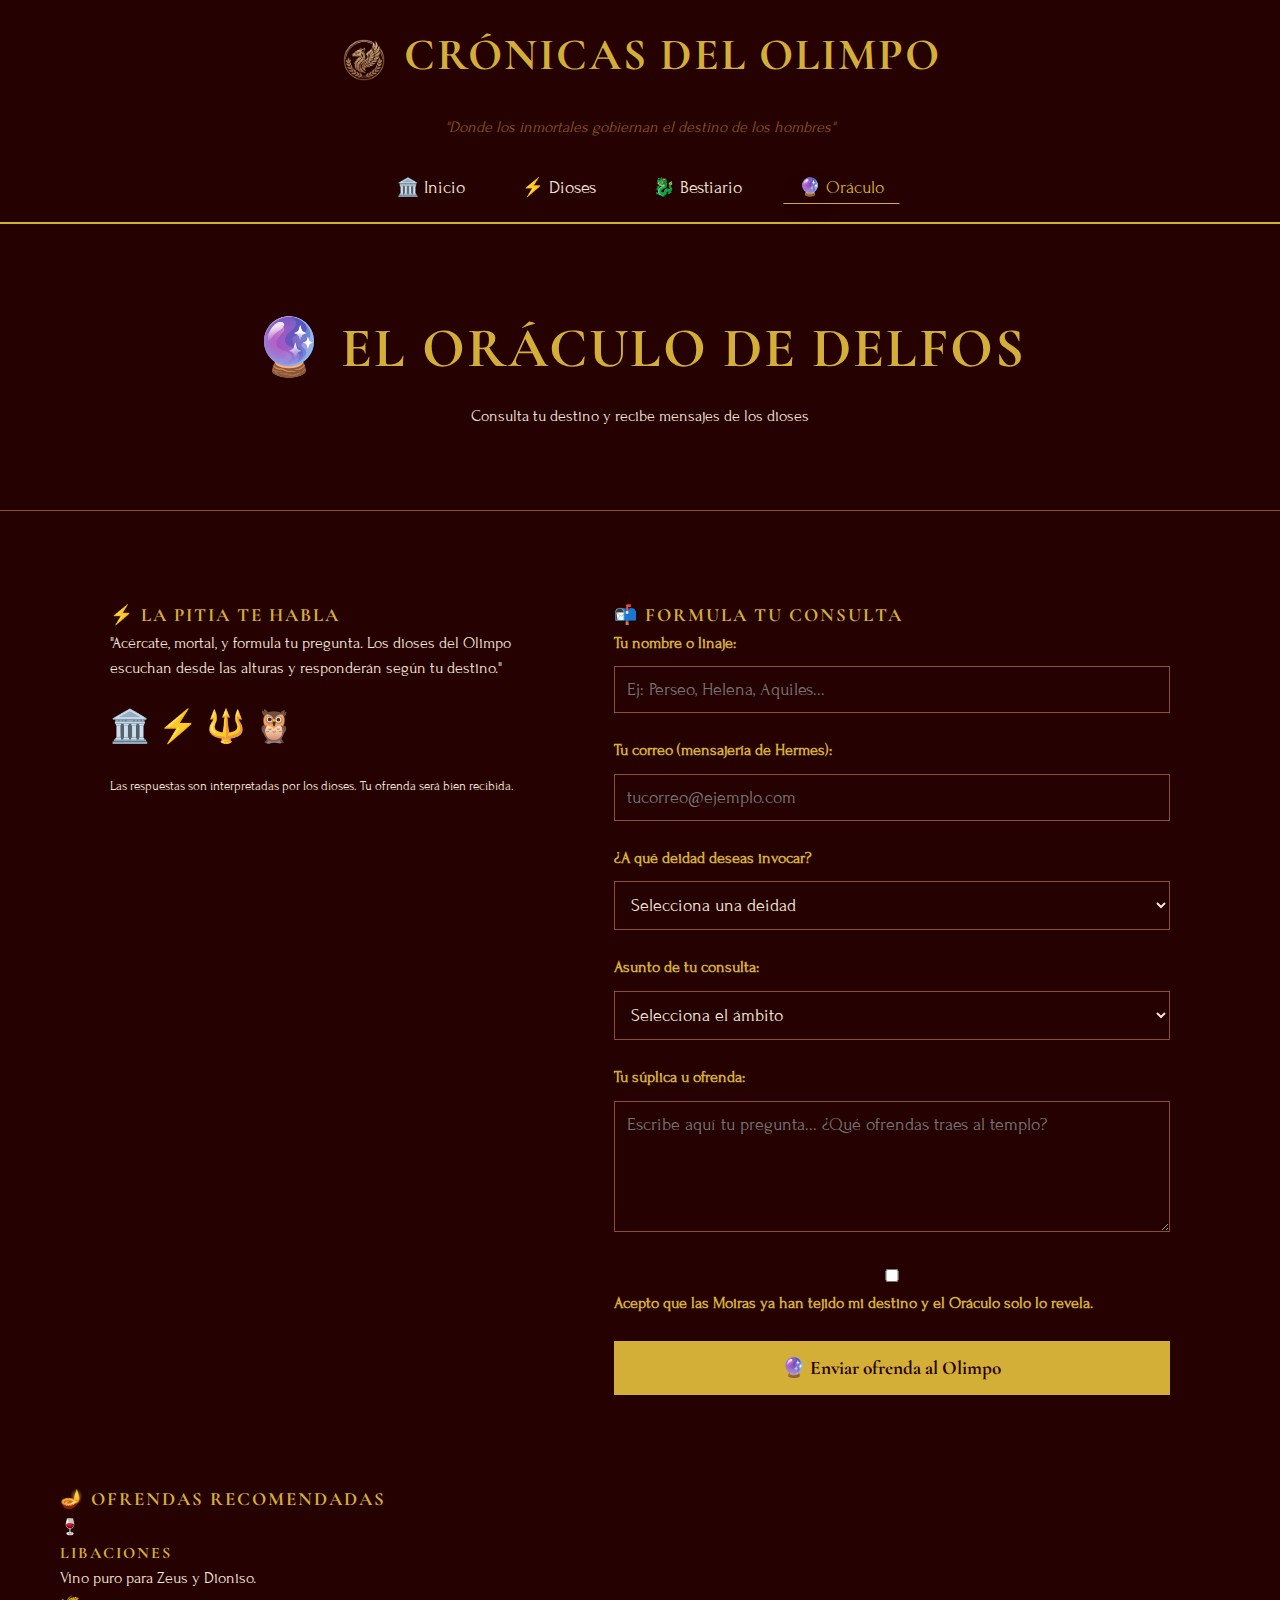
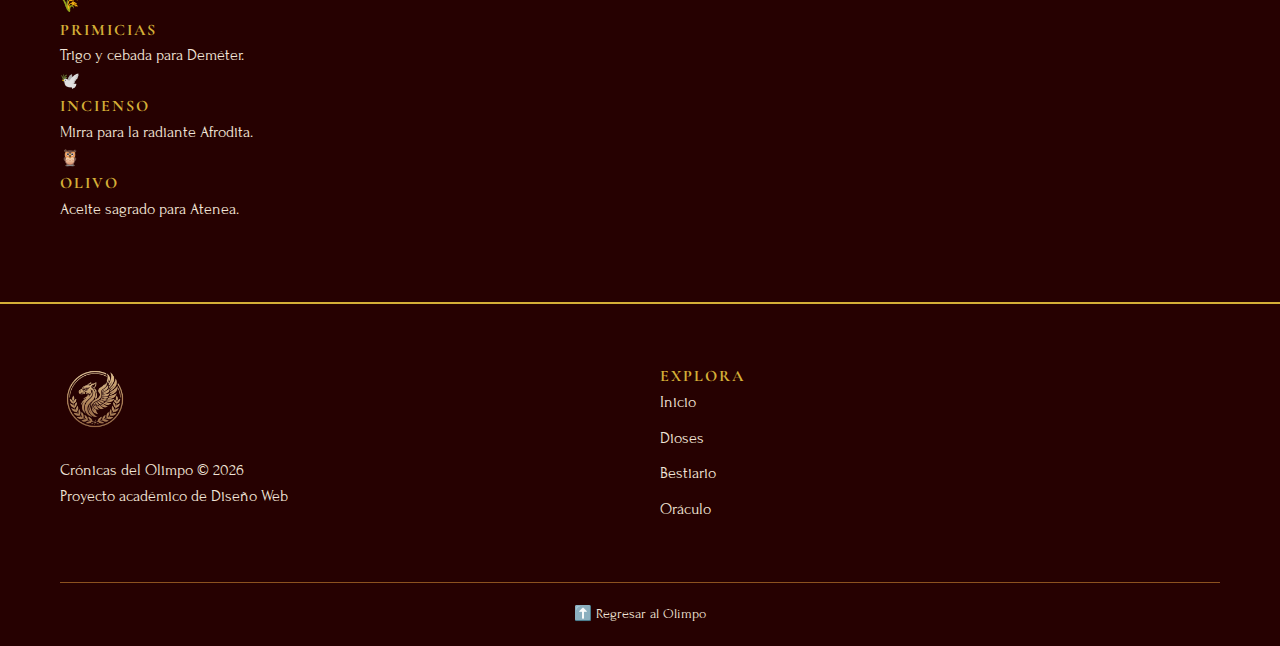
<file: html/oraculo.html>
<!DOCTYPE html>
<html lang="es">
<head>
    <meta charset="UTF-8">
    <meta name="viewport" content="width=device-width, initial-scale=1.0">
    <title>El Oráculo · Crónicas del Olimpo</title>
    
    <link rel="preconnect" href="https://fonts.googleapis.com">
    <link rel="preconnect" href="https://fonts.gstatic.com" crossorigin>
    <link href="https://fonts.googleapis.com/css2?family=Cormorant+Garamond:wght@400;500;600;700&family=Forum&display=swap" rel="stylesheet">
    
    <link rel="stylesheet" href="../css/oraculo.css">
    <link rel="stylesheet" href="../css/components.css">
</head>

<body id="top">
    <header class="header-principal">
        <div class="container">
            <div class="header-content"> 
                <div class="logo-container"> 
                    <img src="../images/logo dorado sin fondo.png" alt="Logo de Crónicas del Olimpo" class="logo">
                    <h1 class="site-title">Crónicas del Olimpo</h1>
                </div>
                <p class="epigrafe">"Donde los inmortales gobiernan el destino de los hombres"</p>  
            </div>
        
            <nav class="nav-principal"> 
                <input type="checkbox" id="menu-check" class="menu-check" style="display:none;">
                    <label for="menu-check" class="menu-icono">
                        <svg xmlns="http://www.w3.org/2000/svg" width="35" height="35" fill="#d4af37" viewBox="0 0 16 16">
                            <path fill-rule="evenodd" d="M2.5 12a.5.5 0 0 1 .5-.5h10a.5.5 0 0 1 0 1H3a.5.5 0 0 1-.5-.5zm0-4a.5.5 0 0 1 .5-.5h10a.5.5 0 0 1 0 1H3a.5.5 0 0 1-.5-.5zm0-4a.5.5 0 0 1 .5-.5h10a.5.5 0 0 1 0 1H3a.5.5 0 0 1-.5-.5z"/>
                        </svg>
                    </label>
                    
                    <ul class="nav-menu">
                    <li><a href="index.html" class="nav-link">🏛️ Inicio</a></li>
                    <li><a href="dioses.html" class="nav-link">⚡ Dioses</a></li>
                    <li><a href="bestiario.html" class="nav-link">🐉 Bestiario</a></li>
                    <li><a href="oraculo.html" class="nav-link active">🔮 Oráculo</a></li>
                </ul>
            </nav>
        </div>
    </header>

    <main>
        <section class="pagina-titulo">
            <div class="container">
                <h2>🔮 El Oráculo de Delfos</h2>
                <p>Consulta tu destino y recibe mensajes de los dioses</p>
            </div>
        </section>

        <section class="oraculo-principal">
            <div class="container">
                <div class="oraculo-intro">
                    <div class="oraculo-contenido">
                        <div class="oraculo-grid">
                            
                            <div class="oraculo-mensaje">
                                <h3>⚡ La Pitia te habla</h3>
                                <p>"Acércate, mortal, y formula tu pregunta. Los dioses del Olimpo escuchan desde las alturas y responderán según tu destino."</p>
                                <div class="oraculo-simbolos" aria-hidden="true">
                                    <span class="simbolo">🏛️</span>
                                    <span class="simbolo">⚡</span>
                                    <span class="simbolo">🔱</span>
                                    <span class="simbolo">🦉</span>
                                </div>
                                <p class="oraculo-advertencia">
                                    <small>Las respuestas son interpretadas por los dioses. Tu ofrenda será bien recibida.</small>
                                </p>
                            </div>
                            
                            <div class="oraculo-formulario">
                                <h3>📬 Formula tu consulta</h3>
                                
                                <form id="oraculo-form" class="formulario-oraculo">
                                    <div class="campo-formulario">
                                        <label for="nombre">Tu nombre o linaje:</label>
                                        <input type="text" id="nombre" name="nombre" placeholder="Ej: Perseo, Helena, Aquiles..." required>
                                    </div>
                                    
                                    <div class="campo-formulario">
                                        <label for="email">Tu correo (mensajería de Hermes):</label>
                                        <input type="email" id="email" name="email" placeholder="tucorreo@ejemplo.com" required>
                                    </div>

                                    <div class="campo-formulario">
                                        <label for="dios">¿A qué deidad deseas invocar?</label>
                                        <select id="dios" name="dios" required>
                                            <option value="" disabled selected>Selecciona una deidad</option>
                                            <option value="zeus">⚡ Zeus - Justicia y Poder</option>
                                            <option value="atenea">🦉 Atenea - Sabiduría y Estrategia</option>
                                            <option value="apolo">☀️ Apolo - Profecía y Luz</option>
                                            <option value="poseidon">🔱 Poseidón - Mares y Terremotos</option>
                                            <option value="afrodita">🕊️ Afrodita - Amor y Belleza</option>
                                            <option value="ares">⚔️ Ares - Guerra y Coraje</option>
                                            <option value="hermes">🪽 Hermes - Viajes y Comercio</option>
                                            <option value="artemisa">🌙 Artemisa - Naturaleza y Caza</option>
                                        </select>
                                    </div>
                                    
                                    <div class="campo-formulario">
                                        <label for="tipo">Asunto de tu consulta:</label>
                                        <select id="tipo" name="tipo" required>
                                            <option value="" disabled selected>Selecciona el ámbito</option>
                                            <option value="amor">❤️ Amor y Aflicciones</option>
                                            <option value="trabajo">🏺 Prosperidad y Labor</option>
                                            <option value="salud">⚕️ Salud y Vida</option>
                                            <option value="viajes">⛵ Odiseas y Aventuras</option>
                                            <option value="futuro">🔮 Destino e Inevitabilidad</option>
                                        </select>
                                    </div>
                                    
                                    <div class="campo-formulario">
                                        <label for="consulta">Tu súplica u ofrenda:</label>
                                        <textarea id="consulta" name="consulta" rows="5" placeholder="Escribe aquí tu pregunta... ¿Qué ofrendas traes al templo?" required></textarea>
                                    </div>
                                    
                                    <div class="campo-formulario checkbox">
                                        <input type="checkbox" id="acepto" name="acepto" required>
                                        <label for="acepto">Acepto que las Moiras ya han tejido mi destino y el Oráculo solo lo revela.</label>
                                    </div>
                                    
                                    <button type="submit" id="btn-enviar" class="boton-oraculo">
                                        🔮 Enviar ofrenda al Olimpo
                                    </button>
                                </form>
                                
                                <div id="respuesta-oraculo" class="respuesta-contenedor hidden">
                                    </div>
                            </div>
                        </div>
                    </div>
                </div>
            </div>
        </section>
        
        <section class="ofrendas-section">
            <div class="container">
                <h3 class="section-subtitle">🪔 Ofrendas recomendadas</h3>
                <div class="ofrendas-grid">
                    <article class="ofrenda-card">
                        <span class="ofrenda-icono" aria-hidden="true">🍷</span>
                        <h4>Libaciones</h4>
                        <p>Vino puro para Zeus y Dioniso.</p>
                    </article>
                    <article class="ofrenda-card">
                        <span class="ofrenda-icono" aria-hidden="true">🌾</span>
                        <h4>Primicias</h4>
                        <p>Trigo y cebada para Deméter.</p>
                    </article>
                    <article class="ofrenda-card">
                        <span class="ofrenda-icono" aria-hidden="true">🕊️</span>
                        <h4>Incienso</h4>
                        <p>Mirra para la radiante Afrodita.</p>
                    </article>
                    <article class="ofrenda-card">
                        <span class="ofrenda-icono" aria-hidden="true">🦉</span>
                        <h4>Olivo</h4>
                        <p>Aceite sagrado para Atenea.</p>
                    </article>
                </div>
            </div>
        </section>
    </main>

    <footer class="footer-principal">
        <div class="container">
            <div class="footer-grid">
                <div class="footer-info">
                    <img src="../images/logo dorado sin fondo.png" alt="Crónicas del Olimpo" class="footer-logo">
                    <p>Crónicas del Olimpo © 2026</p>
                    <p>Proyecto académico de Diseño Web</p>
                </div>
                <div class="footer-links">
                    <h4>Explora</h4>
                    <ul>
                        <li><a href="index.html">Inicio</a></li>
                        <li><a href="dioses.html">Dioses</a></li>
                        <li><a href="bestiario.html">Bestiario</a></li>
                        <li><a href="oraculo.html">Oráculo</a></li>
                    </ul>
                </div>
            </div>
            <div class="footer-bottom">
                <p><a href="#top">⬆️ Regresar al Olimpo</a></p>
            </div>
        </div>
    </footer>


    <script src="../js/js.js"></script>
</body>
</html>
</file>
<file: styles/style.css>
@import url('https://fonts.googleapis.com/css2?family=Cormorant+Garamond:wght@400;600;700&family=Forum&display=swap');

:root {
    --ciruela: #732449;
    --marfil: #F2E6D8;
    --castaño: #8C521F;
    --ladrillo: #8C3E37;
    --alquitran: #260101;
    --mar: #1D4F8D;
    
    --fuente-titulos: 'Cormorant Garamond', serif;
    --fuente-texto: 'Forum', cursive;
    
    --espaciado-sm: 8px;
    --espaciado-md: 16px;
    --espaciado-lg: 32px;
    --espaciado-xl: 48px;
    
    --sombra-suave: 0 4px 10px rgba(0, 0, 0, 0.08);
    --sombra-media: 0 8px 20px rgba(0, 0, 0, 0.12);
    --sombra-hover: 0 12px 25px rgba(0, 0, 0, 0.2);
}

* {
    margin: 0;
    padding: 0;
    box-sizing: border-box;
}

body {
    font-family: var(--fuente-texto);
    background: var(--marfil);
    color: var(--alquitran);
    line-height: 1.6;
}

h1, h2, h3 {
    font-family: var(--fuente-titulos);
    color: var(--castaño);
}

.container {
    max-width: 1200px;
    margin: 0 auto;
    padding: 0 20px;
}

/* HEADER */
.header-principal {
    background: linear-gradient(135deg, var(--alquitran), var(--ciruela));
    border-bottom: 3px solid var(--ladrillo);
    box-shadow: var(--sombra-media); 
    position: sticky;
    top: 0;
    z-index: 1000;
}

.header-content {
    display: flex;
    align-items: center;
    justify-content: space-between;
    padding: 10px 0;
    flex-wrap: wrap;
}

.logo-container {
    display: flex;
    align-items: center;
    gap: 10px;
}

.logo {
    height: 45px;
    width: auto;
    filter: drop-shadow(0 2px 3px rgba(0,0,0,0.3)); 
}

.site-title {
    color: var(--marfil);
    font-size: 1.8rem;
    text-shadow: 1px 1px 3px rgba(0,0,0,0.5); 
    margin: 0;
}

.epigrafe {
    color: white;
    font-size: 1rem;
    font-style: italic;
    border-left: 3px solid var(--castaño);
    padding-left: 15px;
    text-shadow: 0 1px 3px black; 
}

/* NAV */
.nav-principal {
    background: var(--alquitran);
    padding: 8px 0;
}

.nav-menu {
    list-style: none;
    display: flex;
    justify-content: center;
    gap: 20px;
}

.nav-menu a {
    color: var(--marfil);
    text-decoration: none;
    padding: 5px 15px;
    border-radius: 20px;
    transition: all 0.2s ease;
}

.nav-menu a:hover {
    background: var(--mar);
    transform: translateY(-1px);
    box-shadow: var(--sombra-suave); 
}

.nav-menu a.active {
    background: var(--mar);
}

/* tarjetas de dioses */
.pagina-titulo {
    text-align: center;
    padding: 30px 0;
    border-bottom: 2px solid var(--castaño);
    margin-bottom: 30px;
}

.pagina-titulo h2 {
    font-size: 2.5rem;
    margin-bottom: 5px;
}

.pagina-titulo p {
    color: var(--ciruela);
    font-style: italic;
}

.dioses-grid {
    display: grid;
    grid-template-columns: repeat(auto-fill, minmax(280px, 1fr));
    gap: 25px;
    margin: 30px 0;
}

.card-dios {
    background: white;
    border-radius: 12px;
    overflow: hidden;
    box-shadow: var(--sombra-suave); 
    border: 1px solid var(--castaño);
    transition: all 0.2s ease;
}

.card-dios:hover {
    transform: translateY(-4px);
    box-shadow: var(--sombra-hover);
}

.card-dios-header {
    padding: 15px;
    border-top: 5px solid var(--castaño);
    display: flex;
    align-items: center;
    gap: 10px;
    background: var(--marfil);
}

.dios-icono {
    font-size: 2rem;
}

.dios-nombre {
    margin: 0;
    font-size: 1.5rem;
}

.card-dios-body {
    padding: 15px;
}

.dios-titulo {
    color: var(--mar);
    font-weight: 600;
    margin-bottom: 10px;
}

/* filtro de dioses */
.filtro-dioses {
    padding: 15px 0;
}

.filtro-botones {
    display: flex;
    justify-content: center;
    gap: 10px;
}

.filtro-btn {
    padding: 8px 20px;
    border: 2px solid var(--castaño);
    border-radius: 25px;
    background: transparent;
    color: var(--castaño);
    cursor: pointer;
    transition: all 0.2s ease;
}

.filtro-btn:hover {
    background: var(--castaño);
    color: var(--marfil);
    transform: scale(1.02);
    box-shadow: var(--sombra-suave);
}

.filtro-btn.active {
    background: var(--castaño);
    color: var(--marfil);
}

/* bestiario */
.bestiario-grid {
    display: grid;
    grid-template-columns: repeat(auto-fill, minmax(260px, 1fr));
    gap: 25px;
    margin: 30px 0;
}

.card-criatura {
    background: white;
    border-radius: 12px;
    overflow: hidden;
    box-shadow: var(--sombra-suave);  
    border: 1px solid var(--ladrillo);
    transition: all 0.2s ease;
}

.card-criatura:hover {
    transform: translateY(-4px) rotate(0.5deg); 
    box-shadow: var(--sombra-hover);  
}

.criatura-header {
    background: linear-gradient(135deg, var(--alquitran), var(--ladrillo));
    color: white;
    padding: 15px;
    display: flex;
    align-items: center;
    gap: 10px;
}

.criatura-header h3 {
    color: white;
    margin: 0;
}

.criatura-body {
    padding: 15px;
}

.criatura-clasificacion {
    color: var(--ladrillo);
    font-weight: 600;
    font-size: 0.9rem;
    margin-bottom: 10px;
}

/* oraculo */
.oraculo-contenido {
    background: white;
    padding: 30px;
    border-radius: 20px;
    box-shadow: var(--sombra-media);
    border: 2px solid var(--ciruela);
}

.oraculo-grid {
    display: grid;
    grid-template-columns: 1fr 1.5fr;
    gap: 30px;
}

/* caja de la pitia */
.oraculo-mensaje {
    background: linear-gradient(135deg, var(--alquitran) 0%, var(--ciruela) 100%);
    color: var(--marfil);
    padding: 10px 10px 10px 20px;
    border-radius: 12px;
    border-left: 5px solid var(--castaño);
    box-shadow: var(--sombra-media);
}

.oraculo-mensaje h3 {
    font-size: 1.4rem;
    margin-bottom: 8px;
    color: var(--marfil);
}

.oraculo-mensaje p {
    font-size: 0.9rem;
    line-height: 1.4;
    margin-bottom: 8px;
}

.oraculo-simbolos {
    display: flex;
    justify-content: center;
    gap: 15px;
    margin: 10px 0;
    font-size: 1.3rem;
}

.oraculo-advertencia {
    color: var(--marfil);
    font-size: 0.7rem;
    border-top: 1px solid var(--castaño);
    padding-top: 6px;
    margin-top: 5px;
}

/* ===== FORMULARIO ===== */
.campo-formulario {
    margin-bottom: 15px;
}

.campo-formulario label {
    display: block;
    margin-bottom: 5px;
    color: var(--ciruela);
    font-weight: 600;
}

.campo-formulario input,
.campo-formulario select,
.campo-formulario textarea {
    width: 100%;
    padding: 8px 12px;
    border: 2px solid var(--castaño);
    border-radius: 8px;
    background: var(--marfil);
    transition: all 0.2s ease;
}

.campo-formulario input:focus,
.campo-formulario select:focus,
.campo-formulario textarea:focus {
    border-color: var(--mar);
    box-shadow: 0 0 0 3px rgba(29, 79, 141, 0.2);
    outline: none;
}

.boton-oraculo {
    width: 100%;
    padding: 12px;
    background: linear-gradient(135deg, var(--ciruela), var(--mar));
    color: white;
    border: none;
    border-radius: 25px;
    font-size: 1.2rem;
    font-family: var(--fuente-titulos);
    cursor: pointer;
    transition: all 0.2s ease;
    box-shadow: var(--sombra-suave);
}

.boton-oraculo:hover {
    transform: translateY(-2px);
    box-shadow: var(--sombra-media); 
}

/* ===== FOOTER ===== */
.footer-principal {
    background: linear-gradient(135deg, var(--alquitran), var(--ciruela));
    color: var(--marfil);
    padding: 40px 0 20px;
    margin-top: 50px;
    border-top: 3px solid var(--castaño);
    box-shadow: inset 0 5px 10px rgba(0,0,0,0.2);  
}

.footer-grid {
    display: grid;
    grid-template-columns: 2fr 1fr 1fr;
    gap: 30px;
    margin-bottom: 30px;
}

.footer-logo {
    height: 40px;
    filter: brightness(0) invert(1);
    filter: drop-shadow(0 2px 3px black);
}

.footer-links ul {
    list-style: none;
}

.footer-links a {
    color: var(--marfil);
    text-decoration: none;
    transition: all 0.2s ease;
}

.footer-links a:hover {
    color: var(--castaño);
    padding-left: 3px;
}

.footer-bottom {
    text-align: center;
    padding-top: 20px;
    border-top: 1px solid rgba(255,255,255,0.2);
}

.footer-bottom a {
    color: var(--marfil);
    text-decoration: none;
}

.footer-bottom a:hover {
    color: var(--castaño);
    text-decoration: underline;
}
</file>
<file: css/index.css>
/* CARRUSEL AUTOMÁTICO */
.hero-carrusel {
    width: 100%;
    overflow: hidden; /* Esto es como una ventana: lo que se sale del marco no se ve */
    border: 5px solid var(--castaño);
    border-radius: 15px;
    margin: 20px 0;
}

.carrousel-container ul {
    display: flex; /* Ponemos las fotos una al lado de la otra, como un trencito */
    width: 400%;   /* Como son 4 fotos, el contenedor tiene que ser 4 veces más ancho que la pantalla */
    animation: slide 20s infinite alternate ease-in-out; /* la ciencia */
}

.carrousel-container li { 
    width: 100%; /* Cada imagen ocupa exactamente el ancho de la pantalla */
    list-style: none; 
}

.carrousel-container img { 
    width: 100%; 
    height: 450px; 
    object-fit: cover; /* evita que las fotos se vean estiradas */
}

/* El cerebro del movimiento: los porcentajes son el tiempo de espera */
@keyframes slide {
    0%, 20% { margin-left: 0; }  
    25%, 45% { margin-left: -100%; } 
    50%, 70% { margin-left: -200%; }   
    75%, 100% { margin-left: -300%; }   
}

/* Divisor */
.divisor {
    background-color: var(--alquitran);
    padding: 10px 0;
    text-align: center; 
}

.divisor-content h3 {
    font-size: 1.8rem;
    color: var(--oro);
    margin-bottom: 2px;
}

/* tarjetas */
.card-caracteristica {
    background: var(--alquitran);
    filter: brightness(1.5); /* aumentamos la luz */
    padding: 20px;
    border: 2px solid var(--castaño);
    border-radius: 12px;
    margin-bottom: 10px;
}
</file>
<file: css/components.css>
/* VARIABLES GLOBALES */
@import url('https://fonts.googleapis.com/css2?family=Cormorant+Garamond:wght@400;600;700&family=Forum&display=swap');

:root {
    --ciruela: #732449;
    --marfil: #F2E6D8;
    --castaño: #8C521F;
    --ladrillo: #8C3E37;
    --alquitran: #260101;
    --mar: #1D4F8D;
    --oro: #D4AF37;
    --amarillo: #FFD700;


    --fuente-titulos: 'Cormorant Garamond', serif;
    --fuente-texto: 'Forum', serif;

    --espaciado-sm: 8px;
    --espaciado-md: 16px;
    --espaciado-lg: 32px;
    --espaciado-xl: 48px;

    --sombra-suave: 0 4px 10px rgba(0, 0, 0, 0.08);
    --sombra-media: 0 8px 20px rgba(0, 0, 0, 0.12);
    --sombra-hover: 0 12px 25px rgba(0, 0, 0, 0.2);

    --transicion: all 0.3s ease;
}

* {
    margin: 0;
    padding: 0;
    box-sizing: border-box;
}

body {
    background-color: var(--alquitran);
    color: var(--marfil);
    font-family: var(--fuente-texto);
}

h1, h2, h3 {
    font-family: var(--fuente-titulos);
    color: var(--marfil);
    text-transform: uppercase;
}

/* REGLAS BASE */
* {
    margin: 0;
    padding: 0;
    box-sizing: border-box;
}

html {
    scroll-behavior: smooth;
}

body {
    background-color: var(--alquitran);
    color: var(--marfil);
    font-family: var(--fuente-texto);
    line-height: 1.6;
    overflow-x: hidden;
}

.container {
    max-width: 1200px;
    margin: 0 auto;
    padding: 0 20px;
}

h1, h2, h3, h4 {
    font-family: var(--fuente-titulos);
    color: var(--oro);
    text-transform: uppercase;
    letter-spacing: 2px;
}

a {
    text-decoration: none;
    color: inherit;
    transition: var(--transicion);
}

/* HEADER */
.header-principal {
    width: 100%;
    background-color: var(--alquitran); 
    border-bottom: 2px solid var(--oro);
    padding: 20px 0;
    position: relative;
    z-index: 10;
}

/* Ajuste para que el menú y el logo se vean bien alineados */
.header-content {
    display: flex;
    flex-direction: column;
    align-items: center;
    gap: 15px;
}

.nav-menu {
    list-style: none;
    display: flex;
    justify-content: center;
    gap: 25px;
    margin-top: 10px;
}

.logo-container {
    display: flex;
    align-items: center;
    gap: 15px;
}

.logo {
    height: 50px; 
    width: auto;
}

.site-title {
    font-size: 2.8rem;
    margin-bottom: 0.5rem;
}

.epigrafe {
    font-style: italic;
    color: var(--castaño);
    margin-bottom: 1.5rem;
}

.nav-link {
    font-size: 1.1rem;
    padding: 5px 15px;
    border: 1px solid transparent;
}

.nav-link:hover, .nav-link.active {
    color: var(--oro);
    border-bottom: 1px solid var(--oro);
    text-shadow: var(--sombra-hover);
}

/* TITULOS DE PÁGINA */
.pagina-titulo {
    text-align: center;
    padding: 80px 0; 
    background: var(--alquitran);
    border-bottom: 1px solid var(--castaño);
}

.pagina-titulo h2 {
    font-size: 3.5rem;
    margin-bottom: 10px;
}


/* FOOTER */
.footer-principal {
    background: var(--alquitran);
    padding: 60px 0 20px;
    border-top: 2px solid var(--oro);
    margin-top: 80px;
}

.footer-grid {
    display: grid;
    grid-template-columns: repeat(auto-fit, minmax(200px, 1fr));
    gap: 40px;
    text-align: left;
}

.footer-logo {
    width: 70px;
    margin-bottom: 15px;
}

.footer-links ul { list-style: none; }
.footer-links li { margin-bottom: 10px; }
.footer-links a:hover { color: var(--oro); }

.footer-bottom {
    margin-top: 50px;
    text-align: center;
    border-top: 1px solid var(--castaño);
    padding-top: 20px;
    font-size: 0.9rem;
}

/* RESPONSIVE */
@media (max-width: 900px) {
    .oraculo-grid, .bestia-item {
        grid-template-columns: 1fr;
        flex-direction: column;
        text-align: center;
    }
    
    .bestia-img img {
        width: 200px;
        height: 200px;
    }
    
    .site-title { font-size: 2rem; }
}

/* MENU HAMBURGUESA */
/* Esconder el checkbox y el icono en computadoras */
.menu-check, .menu-icono {
    display: none;
}

@media (max-width: 768px) {
    .menu-icono {
        display: block; /* Aparecen las rayitas en móvil */
        cursor: pointer;
    }

    .nav-menu {
        position: fixed;
        left: -100%; /* Menú escondido a la izquierda */
        top: 80px;
        flex-direction: column;
        background: var(--alquitran);
        width: 100%;
        height: 100vh;
        text-align: center;
        transition: all 0.5s;
        z-index: 100;
    }

    /* Cuando el checkbox está activo, el menú entra */
    .menu-check:checked ~ .nav-menu {
        left: 0;
    }

    .nav-menu li {
        margin: 20px 0;
    }
}
</file>
<file: css/bestiario.css>
/* ACORDEÓN DEL BESTIARIO */
.acordeon-bestiario {
    display: flex;
    flex-direction: column; /* De entrada, las bestias van una debajo de otra (Mobile First) */
    gap: 15px;
    width: 100%;
    height: 700px; /* si no hay altura fija, las tarjetas no tienen espacio para estirarse */
    padding: 10px;
}

.acordeon-item-card {
    flex: 1; /* Todas las bestias empiezan midiendo lo mismo */
    
    /* TRUCO PARA LAS IMÁGENES: */
    background-size: contain; /* La criatura se ve COMPLETA */
    background-repeat: no-repeat; 
    background-position: center;
    background-color: var(--alquitran); /* Rellena con negro los huecos que deje el 'contain' */
    
    border-radius: 15px;
    overflow: hidden;
    /* transición con una velocidad personalizada */
    transition: all 0.6s cubic-bezier(0.25, 1, 0.5, 1);
    
    display: flex;
    flex-direction: column;
    justify-content: flex-end; /* El texto siempre se queda abajo, esperando a ser revelado */
    padding: 20px;
    border: 1px solid var(--oro);
    position: relative;
}

/* Cuando pasas el mouse, esta tarjeta se "come" el espacio de las demás */
.acordeon-item-card:hover {
    flex: 30; /* Pasa de peso 1 a peso 30 de golpe */
}

/* Capa oscura para que el texto blanco se lea perfecto sobre cualquier bestia */
.acordeon-item-card::before {
    content: '';
    position: absolute;
    top: 0; left: 0; width: 100%; height: 100%;
    background: linear-gradient(transparent, rgba(0,0,0,0.8));
    z-index: 1;
}

.bestia-desc {
    position: relative;
    z-index: 2; /* El texto por encima de la capa oscura */
    color: var(--marfil);
}

/* Escondemos la descripción mientras la tarjeta está cerrada */
.bestia-desc p, .bestia-desc strong {
    max-height: 0;
    opacity: 0;
    transition: 0.4s ease;
    margin: 0;
}

/* Al hacer hover, "aparece" el texto con un efecto de despliegue */
.acordeon-item-card:hover .bestia-desc p,
.acordeon-item-card:hover .bestia-desc strong {
    max-height: 100px;
    opacity: 1;
    margin-top: 8px;
}

/* ADAPTACIÓN A PC */
@media (min-width: 992px) {
    .acordeon-bestiario {
        flex-direction: row; /* En PC, el acordeón se abre de lado (horizontal) */
        height: 500px;
    }
}
</file>
<file: css/dioses.css>
/* EL PARALLAX */
.parallax-img {
    height: 100vh; /* Que la imagen ocupe toda la pantalla de alto */
    width: 100%;
    background-attachment: fixed; /* La foto se queda clavada mientras el resto sube */
    background-position: center top;
    background-size: cover; /* Que la imagen de los dioses llene todo sin deformarse */
    border-top: 2px solid var(--castaño);
    border-bottom: 2px solid var(--castaño);
}

/* SECCIÓN DE DIOSES */
.seccion-grid { padding: 50px 0; }

.dioses-grid {
    display: grid;
    grid-template-columns: repeat(auto-fit, minmax(320px, 1fr)); 
    gap: 40px; 
}

.card-dios {
    background: var(--alquitran);
    border: 1px solid var(--castaño);
    transition: var(--transicion); 
    position: relative;
}

.card-dios:hover {
    transform: translateY(-10px);
    border-color: var(--oro); 
    box-shadow: var(--sombra-hover); 
}

.dios-imagen img {
    width: 100%;
    height: 450px;
    object-fit: cover;
    display: block;
    filter: grayscale(30%); 
    border-bottom: 2px solid var(--oro);
}

/* BLOQUE DE TEXTO QUE "PISA" EL PARALLAX */
.dios-info-bloque {
    background-color: var(--alquitran);
    padding: var(--espaciado-xl) 0;
    text-align: center;
    position: relative;
    z-index: 2; /* Importante: esto hace que el bloque de texto pase POR ENCIMA de la imagen fija */
    border-bottom: 5px solid var(--ciruela);
}

.dios-subtitulo {
    display: block;
    color: var(--mar);
    text-transform: uppercase;
    font-weight: bold;
    letter-spacing: 2px; 
    margin-bottom: 20px;
}

.dios-detalles {
    margin-top: 30px;
    padding: 20px;
    background: rgba(140, 62, 55, 0.1); 
    border: 1px solid var(--castaño);
    display: inline-block; /* Que la cajita solo ocupe el ancho del texto */
}
</file>
<file: css/oraculo.css>
.oraculo-grid {
    display: grid;
    grid-template-columns: 1fr 1.2fr;
    gap: 40px;
    background: var(--alquitran);
    padding: 50px;
    border: var(--sombra-suave);
    margin: 40px 0;
}

.oraculo-simbolos {
    font-size: 2rem;
    margin: 20px 0;
}

.campo-formulario {
    margin-bottom: 25px;
}

.campo-formulario label {
    display: block;
    margin-bottom: 10px;
    color: var(--oro);
    font-weight: bold;
}

input, select, textarea {
    width: 100%;
    padding: 12px;
    background: var(--alquitran);
    border: 1px solid var(--castaño);
    color: var(--marfil);
    font-family: var(--fuente-texto);
    font-size: 1.1rem;
}

input:focus, select:focus, textarea:focus {
    outline: none;
    border-color: var(--oro);
    box-shadow: 0 0 5px var(--oro);
}

.boton-oraculo {
    background: var(--oro);
    color: var(--alquitran);
    padding: 15px;
    width: 100%;
    border: none;
    font-family: var(--fuente-titulos);
    font-weight: bold;
    font-size: 1.2rem;
    cursor: pointer;
    transition: var(--transicion);
}

.boton-oraculo:hover {
    background: var(--amarillo);
    letter-spacing: 3px;
}
</file>
